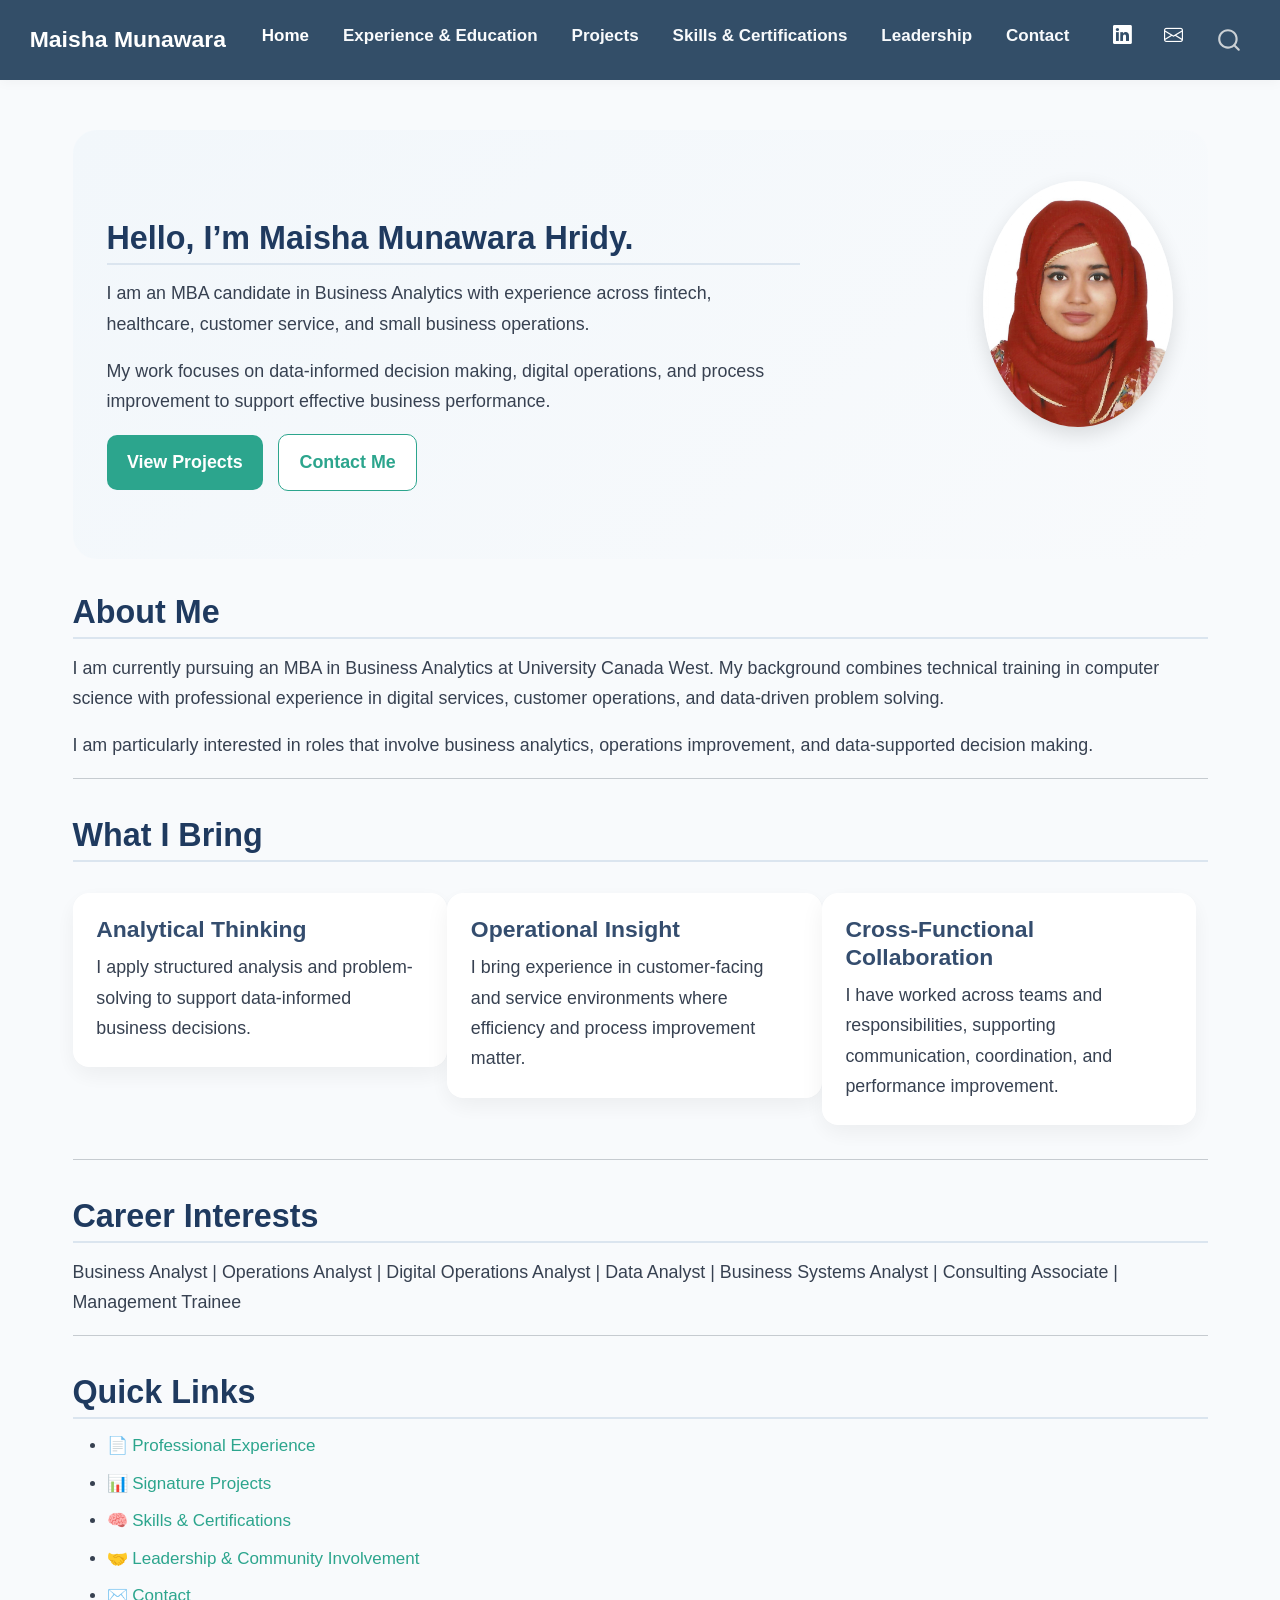
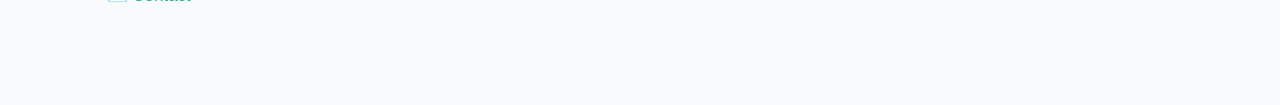
<file: docs/index.html>
<!DOCTYPE html>
<html xmlns="http://www.w3.org/1999/xhtml" lang="en" xml:lang="en"><head>

<meta charset="utf-8">
<meta name="generator" content="quarto-1.8.26">

<meta name="viewport" content="width=device-width, initial-scale=1.0, user-scalable=yes">


<title>Maisha Munawara</title>
<style>
code{white-space: pre-wrap;}
span.smallcaps{font-variant: small-caps;}
div.columns{display: flex; gap: min(4vw, 1.5em);}
div.column{flex: auto; overflow-x: auto;}
div.hanging-indent{margin-left: 1.5em; text-indent: -1.5em;}
ul.task-list{list-style: none;}
ul.task-list li input[type="checkbox"] {
  width: 0.8em;
  margin: 0 0.8em 0.2em -1em; /* quarto-specific, see https://github.com/quarto-dev/quarto-cli/issues/4556 */ 
  vertical-align: middle;
}
</style>


<script src="site_libs/quarto-nav/quarto-nav.js"></script>
<script src="site_libs/quarto-nav/headroom.min.js"></script>
<script src="site_libs/clipboard/clipboard.min.js"></script>
<script src="site_libs/quarto-search/autocomplete.umd.js"></script>
<script src="site_libs/quarto-search/fuse.min.js"></script>
<script src="site_libs/quarto-search/quarto-search.js"></script>
<meta name="quarto:offset" content="./">
<script src="site_libs/quarto-html/quarto.js" type="module"></script>
<script src="site_libs/quarto-html/tabsets/tabsets.js" type="module"></script>
<script src="site_libs/quarto-html/axe/axe-check.js" type="module"></script>
<script src="site_libs/quarto-html/popper.min.js"></script>
<script src="site_libs/quarto-html/tippy.umd.min.js"></script>
<script src="site_libs/quarto-html/anchor.min.js"></script>
<link href="site_libs/quarto-html/tippy.css" rel="stylesheet">
<link href="site_libs/quarto-html/quarto-syntax-highlighting-587c61ba64f3a5504c4d52d930310e48.css" rel="stylesheet" id="quarto-text-highlighting-styles">
<script src="site_libs/bootstrap/bootstrap.min.js"></script>
<link href="site_libs/bootstrap/bootstrap-icons.css" rel="stylesheet">
<link href="site_libs/bootstrap/bootstrap-ffa9a6279353761231ec249df0a7fdd3.min.css" rel="stylesheet" append-hash="true" id="quarto-bootstrap" data-mode="light">
<script id="quarto-search-options" type="application/json">{
  "location": "navbar",
  "copy-button": false,
  "collapse-after": 3,
  "panel-placement": "end",
  "type": "overlay",
  "limit": 50,
  "keyboard-shortcut": [
    "f",
    "/",
    "s"
  ],
  "show-item-context": false,
  "language": {
    "search-no-results-text": "No results",
    "search-matching-documents-text": "matching documents",
    "search-copy-link-title": "Copy link to search",
    "search-hide-matches-text": "Hide additional matches",
    "search-more-match-text": "more match in this document",
    "search-more-matches-text": "more matches in this document",
    "search-clear-button-title": "Clear",
    "search-text-placeholder": "",
    "search-detached-cancel-button-title": "Cancel",
    "search-submit-button-title": "Submit",
    "search-label": "Search"
  }
}</script>


<link rel="stylesheet" href="styles.css">
</head>

<body class="nav-fixed quarto-light">

<div id="quarto-search-results"></div>
  <header id="quarto-header" class="headroom fixed-top">
    <nav class="navbar navbar-expand-lg " data-bs-theme="dark">
      <div class="navbar-container container-fluid">
      <div class="navbar-brand-container mx-auto">
    <a class="navbar-brand" href="./index.html">
    <span class="navbar-title">Maisha Munawara</span>
    </a>
  </div>
            <div id="quarto-search" class="" title="Search"></div>
          <button class="navbar-toggler" type="button" data-bs-toggle="collapse" data-bs-target="#navbarCollapse" aria-controls="navbarCollapse" role="menu" aria-expanded="false" aria-label="Toggle navigation" onclick="if (window.quartoToggleHeadroom) { window.quartoToggleHeadroom(); }">
  <span class="navbar-toggler-icon"></span>
</button>
          <div class="collapse navbar-collapse" id="navbarCollapse">
            <ul class="navbar-nav navbar-nav-scroll me-auto">
  <li class="nav-item">
    <a class="nav-link active" href="./index.html" aria-current="page"> 
<span class="menu-text">Home</span></a>
  </li>  
  <li class="nav-item">
    <a class="nav-link" href="./resume.html"> 
<span class="menu-text">Experience &amp; Education</span></a>
  </li>  
  <li class="nav-item">
    <a class="nav-link" href="./projects.html"> 
<span class="menu-text">Projects</span></a>
  </li>  
  <li class="nav-item">
    <a class="nav-link" href="./skills.html"> 
<span class="menu-text">Skills &amp; Certifications</span></a>
  </li>  
  <li class="nav-item">
    <a class="nav-link" href="./leadership.html"> 
<span class="menu-text">Leadership</span></a>
  </li>  
  <li class="nav-item">
    <a class="nav-link" href="./contact.html"> 
<span class="menu-text">Contact</span></a>
  </li>  
</ul>
            <ul class="navbar-nav navbar-nav-scroll ms-auto">
  <li class="nav-item compact">
    <a class="nav-link" href="https://www.linkedin.com/in/maisha-munawara-597517b1"> <i class="bi bi-linkedin" role="img">
</i> 
<span class="menu-text"></span></a>
  </li>  
  <li class="nav-item compact">
    <a class="nav-link" href="mailto:maishamunawarahridy@gmail.com"> <i class="bi bi-envelope" role="img">
</i> 
<span class="menu-text"></span></a>
  </li>  
</ul>
          </div> <!-- /navcollapse -->
            <div class="quarto-navbar-tools">
</div>
      </div> <!-- /container-fluid -->
    </nav>
</header>
<!-- content -->
<div id="quarto-content" class="quarto-container page-columns page-rows-contents page-layout-full page-navbar">
<!-- sidebar -->
<!-- margin-sidebar -->
    
<!-- main -->
<main class="content column-page" id="quarto-document-content"><header id="title-block-header" class="quarto-title-block"></header>




<div class="hero-box">
<div class="columns">
<div class="column" style="width:65%;">
<section id="hello-im-maisha-munawara-hridy." class="level2">
<h2 class="anchored" data-anchor-id="hello-im-maisha-munawara-hridy.">Hello, I’m Maisha Munawara Hridy.</h2>
<p>I am an MBA candidate in Business Analytics with experience across fintech, healthcare, customer service, and small business operations.</p>
<p>My work focuses on data-informed decision making, digital operations, and process improvement to support effective business performance.</p>
<p><a href="./projects.html" class="btn-primary">View Projects</a> <a href="./contact.html" class="btn-secondary">Contact Me</a></p>
</section>
</div><div class="column" style="width:35%;">
<div style="text-align: right;">
<p><img src="headshot.jpg" class="profile-photo img-fluid"></p>
</div>
</div>
</div>
</div>
<section id="about-me" class="level2">
<h2 class="anchored" data-anchor-id="about-me">About Me</h2>
<p>I am currently pursuing an MBA in Business Analytics at University Canada West. My background combines technical training in computer science with professional experience in digital services, customer operations, and data-driven problem solving.</p>
<p>I am particularly interested in roles that involve business analytics, operations improvement, and data-supported decision making.</p>
<hr>
</section>
<section id="what-i-bring" class="level2">
<h2 class="anchored" data-anchor-id="what-i-bring">What I Bring</h2>
<div class="columns">
<div class="column" style="width:33%;">
<section id="analytical-thinking" class="level3 card-box">
<h3 class="anchored" data-anchor-id="analytical-thinking">Analytical Thinking</h3>
<p>I apply structured analysis and problem-solving to support data-informed business decisions.</p>
</section>
</div><div class="column" style="width:33%;">
<section id="operational-insight" class="level3 card-box">
<h3 class="anchored" data-anchor-id="operational-insight">Operational Insight</h3>
<p>I bring experience in customer-facing and service environments where efficiency and process improvement matter.</p>
</section>
</div><div class="column" style="width:33%;">
<section id="cross-functional-collaboration" class="level3 card-box">
<h3 class="anchored" data-anchor-id="cross-functional-collaboration">Cross-Functional Collaboration</h3>
<p>I have worked across teams and responsibilities, supporting communication, coordination, and performance improvement.</p>
</section>
</div>
</div>
<hr>
</section>
<section id="career-interests" class="level2">
<h2 class="anchored" data-anchor-id="career-interests">Career Interests</h2>
<p>Business Analyst | Operations Analyst | Digital Operations Analyst | Data Analyst | Business Systems Analyst | Consulting Associate | Management Trainee</p>
<hr>
</section>
<section id="quick-links" class="level2">
<h2 class="anchored" data-anchor-id="quick-links">Quick Links</h2>
<ul>
<li>📄 <a href="./resume.html">Professional Experience</a></li>
<li>📊 <a href="./projects.html">Signature Projects</a></li>
<li>🧠 <a href="./skills.html">Skills &amp; Certifications</a></li>
<li>🤝 <a href="./leadership.html">Leadership &amp; Community Involvement</a></li>
<li>✉️ <a href="./contact.html">Contact</a></li>
</ul>


</section>

</main> <!-- /main -->
<script id="quarto-html-after-body" type="application/javascript">
  window.document.addEventListener("DOMContentLoaded", function (event) {
    const icon = "";
    const anchorJS = new window.AnchorJS();
    anchorJS.options = {
      placement: 'right',
      icon: icon
    };
    anchorJS.add('.anchored');
    const isCodeAnnotation = (el) => {
      for (const clz of el.classList) {
        if (clz.startsWith('code-annotation-')) {                     
          return true;
        }
      }
      return false;
    }
    const onCopySuccess = function(e) {
      // button target
      const button = e.trigger;
      // don't keep focus
      button.blur();
      // flash "checked"
      button.classList.add('code-copy-button-checked');
      var currentTitle = button.getAttribute("title");
      button.setAttribute("title", "Copied!");
      let tooltip;
      if (window.bootstrap) {
        button.setAttribute("data-bs-toggle", "tooltip");
        button.setAttribute("data-bs-placement", "left");
        button.setAttribute("data-bs-title", "Copied!");
        tooltip = new bootstrap.Tooltip(button, 
          { trigger: "manual", 
            customClass: "code-copy-button-tooltip",
            offset: [0, -8]});
        tooltip.show();    
      }
      setTimeout(function() {
        if (tooltip) {
          tooltip.hide();
          button.removeAttribute("data-bs-title");
          button.removeAttribute("data-bs-toggle");
          button.removeAttribute("data-bs-placement");
        }
        button.setAttribute("title", currentTitle);
        button.classList.remove('code-copy-button-checked');
      }, 1000);
      // clear code selection
      e.clearSelection();
    }
    const getTextToCopy = function(trigger) {
      const outerScaffold = trigger.parentElement.cloneNode(true);
      const codeEl = outerScaffold.querySelector('code');
      for (const childEl of codeEl.children) {
        if (isCodeAnnotation(childEl)) {
          childEl.remove();
        }
      }
      return codeEl.innerText;
    }
    const clipboard = new window.ClipboardJS('.code-copy-button:not([data-in-quarto-modal])', {
      text: getTextToCopy
    });
    clipboard.on('success', onCopySuccess);
    if (window.document.getElementById('quarto-embedded-source-code-modal')) {
      const clipboardModal = new window.ClipboardJS('.code-copy-button[data-in-quarto-modal]', {
        text: getTextToCopy,
        container: window.document.getElementById('quarto-embedded-source-code-modal')
      });
      clipboardModal.on('success', onCopySuccess);
    }
      var localhostRegex = new RegExp(/^(?:http|https):\/\/localhost\:?[0-9]*\//);
      var mailtoRegex = new RegExp(/^mailto:/);
        var filterRegex = new RegExp('/' + window.location.host + '/');
      var isInternal = (href) => {
          return filterRegex.test(href) || localhostRegex.test(href) || mailtoRegex.test(href);
      }
      // Inspect non-navigation links and adorn them if external
     var links = window.document.querySelectorAll('a[href]:not(.nav-link):not(.navbar-brand):not(.toc-action):not(.sidebar-link):not(.sidebar-item-toggle):not(.pagination-link):not(.no-external):not([aria-hidden]):not(.dropdown-item):not(.quarto-navigation-tool):not(.about-link)');
      for (var i=0; i<links.length; i++) {
        const link = links[i];
        if (!isInternal(link.href)) {
          // undo the damage that might have been done by quarto-nav.js in the case of
          // links that we want to consider external
          if (link.dataset.originalHref !== undefined) {
            link.href = link.dataset.originalHref;
          }
        }
      }
    function tippyHover(el, contentFn, onTriggerFn, onUntriggerFn) {
      const config = {
        allowHTML: true,
        maxWidth: 500,
        delay: 100,
        arrow: false,
        appendTo: function(el) {
            return el.parentElement;
        },
        interactive: true,
        interactiveBorder: 10,
        theme: 'quarto',
        placement: 'bottom-start',
      };
      if (contentFn) {
        config.content = contentFn;
      }
      if (onTriggerFn) {
        config.onTrigger = onTriggerFn;
      }
      if (onUntriggerFn) {
        config.onUntrigger = onUntriggerFn;
      }
      window.tippy(el, config); 
    }
    const noterefs = window.document.querySelectorAll('a[role="doc-noteref"]');
    for (var i=0; i<noterefs.length; i++) {
      const ref = noterefs[i];
      tippyHover(ref, function() {
        // use id or data attribute instead here
        let href = ref.getAttribute('data-footnote-href') || ref.getAttribute('href');
        try { href = new URL(href).hash; } catch {}
        const id = href.replace(/^#\/?/, "");
        const note = window.document.getElementById(id);
        if (note) {
          return note.innerHTML;
        } else {
          return "";
        }
      });
    }
    const xrefs = window.document.querySelectorAll('a.quarto-xref');
    const processXRef = (id, note) => {
      // Strip column container classes
      const stripColumnClz = (el) => {
        el.classList.remove("page-full", "page-columns");
        if (el.children) {
          for (const child of el.children) {
            stripColumnClz(child);
          }
        }
      }
      stripColumnClz(note)
      if (id === null || id.startsWith('sec-')) {
        // Special case sections, only their first couple elements
        const container = document.createElement("div");
        if (note.children && note.children.length > 2) {
          container.appendChild(note.children[0].cloneNode(true));
          for (let i = 1; i < note.children.length; i++) {
            const child = note.children[i];
            if (child.tagName === "P" && child.innerText === "") {
              continue;
            } else {
              container.appendChild(child.cloneNode(true));
              break;
            }
          }
          if (window.Quarto?.typesetMath) {
            window.Quarto.typesetMath(container);
          }
          return container.innerHTML
        } else {
          if (window.Quarto?.typesetMath) {
            window.Quarto.typesetMath(note);
          }
          return note.innerHTML;
        }
      } else {
        // Remove any anchor links if they are present
        const anchorLink = note.querySelector('a.anchorjs-link');
        if (anchorLink) {
          anchorLink.remove();
        }
        if (window.Quarto?.typesetMath) {
          window.Quarto.typesetMath(note);
        }
        if (note.classList.contains("callout")) {
          return note.outerHTML;
        } else {
          return note.innerHTML;
        }
      }
    }
    for (var i=0; i<xrefs.length; i++) {
      const xref = xrefs[i];
      tippyHover(xref, undefined, function(instance) {
        instance.disable();
        let url = xref.getAttribute('href');
        let hash = undefined; 
        if (url.startsWith('#')) {
          hash = url;
        } else {
          try { hash = new URL(url).hash; } catch {}
        }
        if (hash) {
          const id = hash.replace(/^#\/?/, "");
          const note = window.document.getElementById(id);
          if (note !== null) {
            try {
              const html = processXRef(id, note.cloneNode(true));
              instance.setContent(html);
            } finally {
              instance.enable();
              instance.show();
            }
          } else {
            // See if we can fetch this
            fetch(url.split('#')[0])
            .then(res => res.text())
            .then(html => {
              const parser = new DOMParser();
              const htmlDoc = parser.parseFromString(html, "text/html");
              const note = htmlDoc.getElementById(id);
              if (note !== null) {
                const html = processXRef(id, note);
                instance.setContent(html);
              } 
            }).finally(() => {
              instance.enable();
              instance.show();
            });
          }
        } else {
          // See if we can fetch a full url (with no hash to target)
          // This is a special case and we should probably do some content thinning / targeting
          fetch(url)
          .then(res => res.text())
          .then(html => {
            const parser = new DOMParser();
            const htmlDoc = parser.parseFromString(html, "text/html");
            const note = htmlDoc.querySelector('main.content');
            if (note !== null) {
              // This should only happen for chapter cross references
              // (since there is no id in the URL)
              // remove the first header
              if (note.children.length > 0 && note.children[0].tagName === "HEADER") {
                note.children[0].remove();
              }
              const html = processXRef(null, note);
              instance.setContent(html);
            } 
          }).finally(() => {
            instance.enable();
            instance.show();
          });
        }
      }, function(instance) {
      });
    }
        let selectedAnnoteEl;
        const selectorForAnnotation = ( cell, annotation) => {
          let cellAttr = 'data-code-cell="' + cell + '"';
          let lineAttr = 'data-code-annotation="' +  annotation + '"';
          const selector = 'span[' + cellAttr + '][' + lineAttr + ']';
          return selector;
        }
        const selectCodeLines = (annoteEl) => {
          const doc = window.document;
          const targetCell = annoteEl.getAttribute("data-target-cell");
          const targetAnnotation = annoteEl.getAttribute("data-target-annotation");
          const annoteSpan = window.document.querySelector(selectorForAnnotation(targetCell, targetAnnotation));
          const lines = annoteSpan.getAttribute("data-code-lines").split(",");
          const lineIds = lines.map((line) => {
            return targetCell + "-" + line;
          })
          let top = null;
          let height = null;
          let parent = null;
          if (lineIds.length > 0) {
              //compute the position of the single el (top and bottom and make a div)
              const el = window.document.getElementById(lineIds[0]);
              top = el.offsetTop;
              height = el.offsetHeight;
              parent = el.parentElement.parentElement;
            if (lineIds.length > 1) {
              const lastEl = window.document.getElementById(lineIds[lineIds.length - 1]);
              const bottom = lastEl.offsetTop + lastEl.offsetHeight;
              height = bottom - top;
            }
            if (top !== null && height !== null && parent !== null) {
              // cook up a div (if necessary) and position it 
              let div = window.document.getElementById("code-annotation-line-highlight");
              if (div === null) {
                div = window.document.createElement("div");
                div.setAttribute("id", "code-annotation-line-highlight");
                div.style.position = 'absolute';
                parent.appendChild(div);
              }
              div.style.top = top - 2 + "px";
              div.style.height = height + 4 + "px";
              div.style.left = 0;
              let gutterDiv = window.document.getElementById("code-annotation-line-highlight-gutter");
              if (gutterDiv === null) {
                gutterDiv = window.document.createElement("div");
                gutterDiv.setAttribute("id", "code-annotation-line-highlight-gutter");
                gutterDiv.style.position = 'absolute';
                const codeCell = window.document.getElementById(targetCell);
                const gutter = codeCell.querySelector('.code-annotation-gutter');
                gutter.appendChild(gutterDiv);
              }
              gutterDiv.style.top = top - 2 + "px";
              gutterDiv.style.height = height + 4 + "px";
            }
            selectedAnnoteEl = annoteEl;
          }
        };
        const unselectCodeLines = () => {
          const elementsIds = ["code-annotation-line-highlight", "code-annotation-line-highlight-gutter"];
          elementsIds.forEach((elId) => {
            const div = window.document.getElementById(elId);
            if (div) {
              div.remove();
            }
          });
          selectedAnnoteEl = undefined;
        };
          // Handle positioning of the toggle
      window.addEventListener(
        "resize",
        throttle(() => {
          elRect = undefined;
          if (selectedAnnoteEl) {
            selectCodeLines(selectedAnnoteEl);
          }
        }, 10)
      );
      function throttle(fn, ms) {
      let throttle = false;
      let timer;
        return (...args) => {
          if(!throttle) { // first call gets through
              fn.apply(this, args);
              throttle = true;
          } else { // all the others get throttled
              if(timer) clearTimeout(timer); // cancel #2
              timer = setTimeout(() => {
                fn.apply(this, args);
                timer = throttle = false;
              }, ms);
          }
        };
      }
        // Attach click handler to the DT
        const annoteDls = window.document.querySelectorAll('dt[data-target-cell]');
        for (const annoteDlNode of annoteDls) {
          annoteDlNode.addEventListener('click', (event) => {
            const clickedEl = event.target;
            if (clickedEl !== selectedAnnoteEl) {
              unselectCodeLines();
              const activeEl = window.document.querySelector('dt[data-target-cell].code-annotation-active');
              if (activeEl) {
                activeEl.classList.remove('code-annotation-active');
              }
              selectCodeLines(clickedEl);
              clickedEl.classList.add('code-annotation-active');
            } else {
              // Unselect the line
              unselectCodeLines();
              clickedEl.classList.remove('code-annotation-active');
            }
          });
        }
    const findCites = (el) => {
      const parentEl = el.parentElement;
      if (parentEl) {
        const cites = parentEl.dataset.cites;
        if (cites) {
          return {
            el,
            cites: cites.split(' ')
          };
        } else {
          return findCites(el.parentElement)
        }
      } else {
        return undefined;
      }
    };
    var bibliorefs = window.document.querySelectorAll('a[role="doc-biblioref"]');
    for (var i=0; i<bibliorefs.length; i++) {
      const ref = bibliorefs[i];
      const citeInfo = findCites(ref);
      if (citeInfo) {
        tippyHover(citeInfo.el, function() {
          var popup = window.document.createElement('div');
          citeInfo.cites.forEach(function(cite) {
            var citeDiv = window.document.createElement('div');
            citeDiv.classList.add('hanging-indent');
            citeDiv.classList.add('csl-entry');
            var biblioDiv = window.document.getElementById('ref-' + cite);
            if (biblioDiv) {
              citeDiv.innerHTML = biblioDiv.innerHTML;
            }
            popup.appendChild(citeDiv);
          });
          return popup.innerHTML;
        });
      }
    }
  });
  </script>
</div> <!-- /content -->




</body></html>
</file>
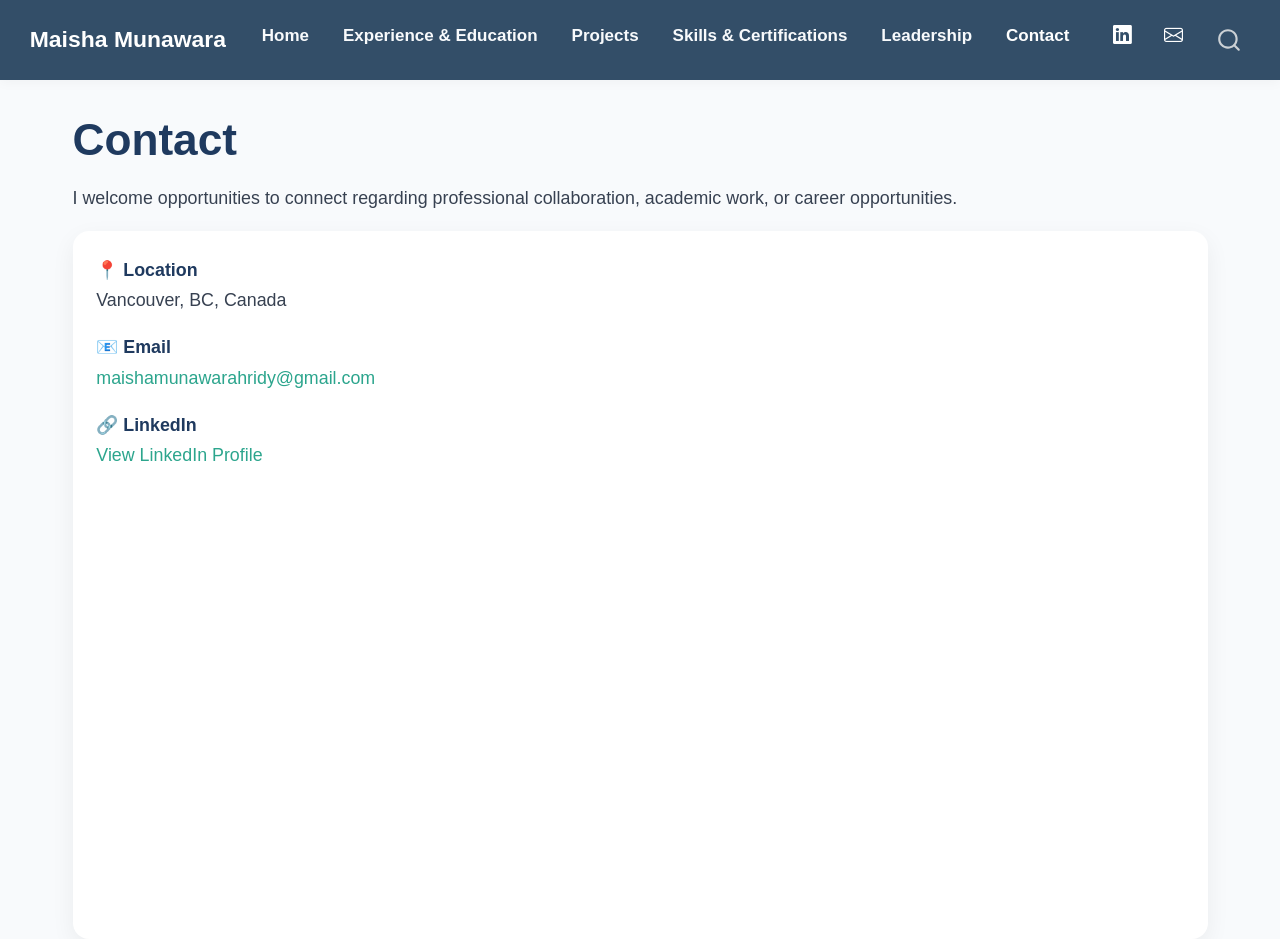
<file: docs/contact.html>
<!DOCTYPE html>
<html xmlns="http://www.w3.org/1999/xhtml" lang="en" xml:lang="en"><head>

<meta charset="utf-8">
<meta name="generator" content="quarto-1.8.26">

<meta name="viewport" content="width=device-width, initial-scale=1.0, user-scalable=yes">


<title>Contact – Maisha Munawara</title>
<style>
code{white-space: pre-wrap;}
span.smallcaps{font-variant: small-caps;}
div.columns{display: flex; gap: min(4vw, 1.5em);}
div.column{flex: auto; overflow-x: auto;}
div.hanging-indent{margin-left: 1.5em; text-indent: -1.5em;}
ul.task-list{list-style: none;}
ul.task-list li input[type="checkbox"] {
  width: 0.8em;
  margin: 0 0.8em 0.2em -1em; /* quarto-specific, see https://github.com/quarto-dev/quarto-cli/issues/4556 */ 
  vertical-align: middle;
}
</style>


<script src="site_libs/quarto-nav/quarto-nav.js"></script>
<script src="site_libs/quarto-nav/headroom.min.js"></script>
<script src="site_libs/clipboard/clipboard.min.js"></script>
<script src="site_libs/quarto-search/autocomplete.umd.js"></script>
<script src="site_libs/quarto-search/fuse.min.js"></script>
<script src="site_libs/quarto-search/quarto-search.js"></script>
<meta name="quarto:offset" content="./">
<script src="site_libs/quarto-html/quarto.js" type="module"></script>
<script src="site_libs/quarto-html/tabsets/tabsets.js" type="module"></script>
<script src="site_libs/quarto-html/axe/axe-check.js" type="module"></script>
<script src="site_libs/quarto-html/popper.min.js"></script>
<script src="site_libs/quarto-html/tippy.umd.min.js"></script>
<script src="site_libs/quarto-html/anchor.min.js"></script>
<link href="site_libs/quarto-html/tippy.css" rel="stylesheet">
<link href="site_libs/quarto-html/quarto-syntax-highlighting-587c61ba64f3a5504c4d52d930310e48.css" rel="stylesheet" id="quarto-text-highlighting-styles">
<script src="site_libs/bootstrap/bootstrap.min.js"></script>
<link href="site_libs/bootstrap/bootstrap-icons.css" rel="stylesheet">
<link href="site_libs/bootstrap/bootstrap-ffa9a6279353761231ec249df0a7fdd3.min.css" rel="stylesheet" append-hash="true" id="quarto-bootstrap" data-mode="light">
<script id="quarto-search-options" type="application/json">{
  "location": "navbar",
  "copy-button": false,
  "collapse-after": 3,
  "panel-placement": "end",
  "type": "overlay",
  "limit": 50,
  "keyboard-shortcut": [
    "f",
    "/",
    "s"
  ],
  "show-item-context": false,
  "language": {
    "search-no-results-text": "No results",
    "search-matching-documents-text": "matching documents",
    "search-copy-link-title": "Copy link to search",
    "search-hide-matches-text": "Hide additional matches",
    "search-more-match-text": "more match in this document",
    "search-more-matches-text": "more matches in this document",
    "search-clear-button-title": "Clear",
    "search-text-placeholder": "",
    "search-detached-cancel-button-title": "Cancel",
    "search-submit-button-title": "Submit",
    "search-label": "Search"
  }
}</script>


<link rel="stylesheet" href="styles.css">
</head>

<body class="nav-fixed quarto-light">

<div id="quarto-search-results"></div>
  <header id="quarto-header" class="headroom fixed-top">
    <nav class="navbar navbar-expand-lg " data-bs-theme="dark">
      <div class="navbar-container container-fluid">
      <div class="navbar-brand-container mx-auto">
    <a class="navbar-brand" href="./index.html">
    <span class="navbar-title">Maisha Munawara</span>
    </a>
  </div>
            <div id="quarto-search" class="" title="Search"></div>
          <button class="navbar-toggler" type="button" data-bs-toggle="collapse" data-bs-target="#navbarCollapse" aria-controls="navbarCollapse" role="menu" aria-expanded="false" aria-label="Toggle navigation" onclick="if (window.quartoToggleHeadroom) { window.quartoToggleHeadroom(); }">
  <span class="navbar-toggler-icon"></span>
</button>
          <div class="collapse navbar-collapse" id="navbarCollapse">
            <ul class="navbar-nav navbar-nav-scroll me-auto">
  <li class="nav-item">
    <a class="nav-link" href="./index.html"> 
<span class="menu-text">Home</span></a>
  </li>  
  <li class="nav-item">
    <a class="nav-link" href="./resume.html"> 
<span class="menu-text">Experience &amp; Education</span></a>
  </li>  
  <li class="nav-item">
    <a class="nav-link" href="./projects.html"> 
<span class="menu-text">Projects</span></a>
  </li>  
  <li class="nav-item">
    <a class="nav-link" href="./skills.html"> 
<span class="menu-text">Skills &amp; Certifications</span></a>
  </li>  
  <li class="nav-item">
    <a class="nav-link" href="./leadership.html"> 
<span class="menu-text">Leadership</span></a>
  </li>  
  <li class="nav-item">
    <a class="nav-link active" href="./contact.html" aria-current="page"> 
<span class="menu-text">Contact</span></a>
  </li>  
</ul>
            <ul class="navbar-nav navbar-nav-scroll ms-auto">
  <li class="nav-item compact">
    <a class="nav-link" href="https://www.linkedin.com/in/maisha-munawara-597517b1"> <i class="bi bi-linkedin" role="img">
</i> 
<span class="menu-text"></span></a>
  </li>  
  <li class="nav-item compact">
    <a class="nav-link" href="mailto:maishamunawarahridy@gmail.com"> <i class="bi bi-envelope" role="img">
</i> 
<span class="menu-text"></span></a>
  </li>  
</ul>
          </div> <!-- /navcollapse -->
            <div class="quarto-navbar-tools">
</div>
      </div> <!-- /container-fluid -->
    </nav>
</header>
<!-- content -->
<div id="quarto-content" class="quarto-container page-columns page-rows-contents page-layout-full page-navbar">
<!-- sidebar -->
<!-- margin-sidebar -->
    
<!-- main -->
<main class="content column-page" id="quarto-document-content">

<header id="title-block-header" class="quarto-title-block default">
<div class="quarto-title">
<h1 class="title">Contact</h1>
</div>



<div class="quarto-title-meta column-page">

    
  
    
  </div>
  


</header>


<p>I welcome opportunities to connect regarding professional collaboration, academic work, or career opportunities.</p>
<div class="card-box">
<p>📍 <strong>Location</strong><br>
Vancouver, BC, Canada</p>
<p>📧 <strong>Email</strong><br>
<a href="mailto:maishamunawarahridy@gmail.com">maishamunawarahridy@gmail.com</a></p>
<p>🔗 <strong>LinkedIn</strong><br>
<a href="https://www.linkedin.com/in/maisha-munawara-hridy">View LinkedIn Profile</a></p>
</div>



</main> <!-- /main -->
<script id="quarto-html-after-body" type="application/javascript">
  window.document.addEventListener("DOMContentLoaded", function (event) {
    const icon = "";
    const anchorJS = new window.AnchorJS();
    anchorJS.options = {
      placement: 'right',
      icon: icon
    };
    anchorJS.add('.anchored');
    const isCodeAnnotation = (el) => {
      for (const clz of el.classList) {
        if (clz.startsWith('code-annotation-')) {                     
          return true;
        }
      }
      return false;
    }
    const onCopySuccess = function(e) {
      // button target
      const button = e.trigger;
      // don't keep focus
      button.blur();
      // flash "checked"
      button.classList.add('code-copy-button-checked');
      var currentTitle = button.getAttribute("title");
      button.setAttribute("title", "Copied!");
      let tooltip;
      if (window.bootstrap) {
        button.setAttribute("data-bs-toggle", "tooltip");
        button.setAttribute("data-bs-placement", "left");
        button.setAttribute("data-bs-title", "Copied!");
        tooltip = new bootstrap.Tooltip(button, 
          { trigger: "manual", 
            customClass: "code-copy-button-tooltip",
            offset: [0, -8]});
        tooltip.show();    
      }
      setTimeout(function() {
        if (tooltip) {
          tooltip.hide();
          button.removeAttribute("data-bs-title");
          button.removeAttribute("data-bs-toggle");
          button.removeAttribute("data-bs-placement");
        }
        button.setAttribute("title", currentTitle);
        button.classList.remove('code-copy-button-checked');
      }, 1000);
      // clear code selection
      e.clearSelection();
    }
    const getTextToCopy = function(trigger) {
      const outerScaffold = trigger.parentElement.cloneNode(true);
      const codeEl = outerScaffold.querySelector('code');
      for (const childEl of codeEl.children) {
        if (isCodeAnnotation(childEl)) {
          childEl.remove();
        }
      }
      return codeEl.innerText;
    }
    const clipboard = new window.ClipboardJS('.code-copy-button:not([data-in-quarto-modal])', {
      text: getTextToCopy
    });
    clipboard.on('success', onCopySuccess);
    if (window.document.getElementById('quarto-embedded-source-code-modal')) {
      const clipboardModal = new window.ClipboardJS('.code-copy-button[data-in-quarto-modal]', {
        text: getTextToCopy,
        container: window.document.getElementById('quarto-embedded-source-code-modal')
      });
      clipboardModal.on('success', onCopySuccess);
    }
      var localhostRegex = new RegExp(/^(?:http|https):\/\/localhost\:?[0-9]*\//);
      var mailtoRegex = new RegExp(/^mailto:/);
        var filterRegex = new RegExp('/' + window.location.host + '/');
      var isInternal = (href) => {
          return filterRegex.test(href) || localhostRegex.test(href) || mailtoRegex.test(href);
      }
      // Inspect non-navigation links and adorn them if external
     var links = window.document.querySelectorAll('a[href]:not(.nav-link):not(.navbar-brand):not(.toc-action):not(.sidebar-link):not(.sidebar-item-toggle):not(.pagination-link):not(.no-external):not([aria-hidden]):not(.dropdown-item):not(.quarto-navigation-tool):not(.about-link)');
      for (var i=0; i<links.length; i++) {
        const link = links[i];
        if (!isInternal(link.href)) {
          // undo the damage that might have been done by quarto-nav.js in the case of
          // links that we want to consider external
          if (link.dataset.originalHref !== undefined) {
            link.href = link.dataset.originalHref;
          }
        }
      }
    function tippyHover(el, contentFn, onTriggerFn, onUntriggerFn) {
      const config = {
        allowHTML: true,
        maxWidth: 500,
        delay: 100,
        arrow: false,
        appendTo: function(el) {
            return el.parentElement;
        },
        interactive: true,
        interactiveBorder: 10,
        theme: 'quarto',
        placement: 'bottom-start',
      };
      if (contentFn) {
        config.content = contentFn;
      }
      if (onTriggerFn) {
        config.onTrigger = onTriggerFn;
      }
      if (onUntriggerFn) {
        config.onUntrigger = onUntriggerFn;
      }
      window.tippy(el, config); 
    }
    const noterefs = window.document.querySelectorAll('a[role="doc-noteref"]');
    for (var i=0; i<noterefs.length; i++) {
      const ref = noterefs[i];
      tippyHover(ref, function() {
        // use id or data attribute instead here
        let href = ref.getAttribute('data-footnote-href') || ref.getAttribute('href');
        try { href = new URL(href).hash; } catch {}
        const id = href.replace(/^#\/?/, "");
        const note = window.document.getElementById(id);
        if (note) {
          return note.innerHTML;
        } else {
          return "";
        }
      });
    }
    const xrefs = window.document.querySelectorAll('a.quarto-xref');
    const processXRef = (id, note) => {
      // Strip column container classes
      const stripColumnClz = (el) => {
        el.classList.remove("page-full", "page-columns");
        if (el.children) {
          for (const child of el.children) {
            stripColumnClz(child);
          }
        }
      }
      stripColumnClz(note)
      if (id === null || id.startsWith('sec-')) {
        // Special case sections, only their first couple elements
        const container = document.createElement("div");
        if (note.children && note.children.length > 2) {
          container.appendChild(note.children[0].cloneNode(true));
          for (let i = 1; i < note.children.length; i++) {
            const child = note.children[i];
            if (child.tagName === "P" && child.innerText === "") {
              continue;
            } else {
              container.appendChild(child.cloneNode(true));
              break;
            }
          }
          if (window.Quarto?.typesetMath) {
            window.Quarto.typesetMath(container);
          }
          return container.innerHTML
        } else {
          if (window.Quarto?.typesetMath) {
            window.Quarto.typesetMath(note);
          }
          return note.innerHTML;
        }
      } else {
        // Remove any anchor links if they are present
        const anchorLink = note.querySelector('a.anchorjs-link');
        if (anchorLink) {
          anchorLink.remove();
        }
        if (window.Quarto?.typesetMath) {
          window.Quarto.typesetMath(note);
        }
        if (note.classList.contains("callout")) {
          return note.outerHTML;
        } else {
          return note.innerHTML;
        }
      }
    }
    for (var i=0; i<xrefs.length; i++) {
      const xref = xrefs[i];
      tippyHover(xref, undefined, function(instance) {
        instance.disable();
        let url = xref.getAttribute('href');
        let hash = undefined; 
        if (url.startsWith('#')) {
          hash = url;
        } else {
          try { hash = new URL(url).hash; } catch {}
        }
        if (hash) {
          const id = hash.replace(/^#\/?/, "");
          const note = window.document.getElementById(id);
          if (note !== null) {
            try {
              const html = processXRef(id, note.cloneNode(true));
              instance.setContent(html);
            } finally {
              instance.enable();
              instance.show();
            }
          } else {
            // See if we can fetch this
            fetch(url.split('#')[0])
            .then(res => res.text())
            .then(html => {
              const parser = new DOMParser();
              const htmlDoc = parser.parseFromString(html, "text/html");
              const note = htmlDoc.getElementById(id);
              if (note !== null) {
                const html = processXRef(id, note);
                instance.setContent(html);
              } 
            }).finally(() => {
              instance.enable();
              instance.show();
            });
          }
        } else {
          // See if we can fetch a full url (with no hash to target)
          // This is a special case and we should probably do some content thinning / targeting
          fetch(url)
          .then(res => res.text())
          .then(html => {
            const parser = new DOMParser();
            const htmlDoc = parser.parseFromString(html, "text/html");
            const note = htmlDoc.querySelector('main.content');
            if (note !== null) {
              // This should only happen for chapter cross references
              // (since there is no id in the URL)
              // remove the first header
              if (note.children.length > 0 && note.children[0].tagName === "HEADER") {
                note.children[0].remove();
              }
              const html = processXRef(null, note);
              instance.setContent(html);
            } 
          }).finally(() => {
            instance.enable();
            instance.show();
          });
        }
      }, function(instance) {
      });
    }
        let selectedAnnoteEl;
        const selectorForAnnotation = ( cell, annotation) => {
          let cellAttr = 'data-code-cell="' + cell + '"';
          let lineAttr = 'data-code-annotation="' +  annotation + '"';
          const selector = 'span[' + cellAttr + '][' + lineAttr + ']';
          return selector;
        }
        const selectCodeLines = (annoteEl) => {
          const doc = window.document;
          const targetCell = annoteEl.getAttribute("data-target-cell");
          const targetAnnotation = annoteEl.getAttribute("data-target-annotation");
          const annoteSpan = window.document.querySelector(selectorForAnnotation(targetCell, targetAnnotation));
          const lines = annoteSpan.getAttribute("data-code-lines").split(",");
          const lineIds = lines.map((line) => {
            return targetCell + "-" + line;
          })
          let top = null;
          let height = null;
          let parent = null;
          if (lineIds.length > 0) {
              //compute the position of the single el (top and bottom and make a div)
              const el = window.document.getElementById(lineIds[0]);
              top = el.offsetTop;
              height = el.offsetHeight;
              parent = el.parentElement.parentElement;
            if (lineIds.length > 1) {
              const lastEl = window.document.getElementById(lineIds[lineIds.length - 1]);
              const bottom = lastEl.offsetTop + lastEl.offsetHeight;
              height = bottom - top;
            }
            if (top !== null && height !== null && parent !== null) {
              // cook up a div (if necessary) and position it 
              let div = window.document.getElementById("code-annotation-line-highlight");
              if (div === null) {
                div = window.document.createElement("div");
                div.setAttribute("id", "code-annotation-line-highlight");
                div.style.position = 'absolute';
                parent.appendChild(div);
              }
              div.style.top = top - 2 + "px";
              div.style.height = height + 4 + "px";
              div.style.left = 0;
              let gutterDiv = window.document.getElementById("code-annotation-line-highlight-gutter");
              if (gutterDiv === null) {
                gutterDiv = window.document.createElement("div");
                gutterDiv.setAttribute("id", "code-annotation-line-highlight-gutter");
                gutterDiv.style.position = 'absolute';
                const codeCell = window.document.getElementById(targetCell);
                const gutter = codeCell.querySelector('.code-annotation-gutter');
                gutter.appendChild(gutterDiv);
              }
              gutterDiv.style.top = top - 2 + "px";
              gutterDiv.style.height = height + 4 + "px";
            }
            selectedAnnoteEl = annoteEl;
          }
        };
        const unselectCodeLines = () => {
          const elementsIds = ["code-annotation-line-highlight", "code-annotation-line-highlight-gutter"];
          elementsIds.forEach((elId) => {
            const div = window.document.getElementById(elId);
            if (div) {
              div.remove();
            }
          });
          selectedAnnoteEl = undefined;
        };
          // Handle positioning of the toggle
      window.addEventListener(
        "resize",
        throttle(() => {
          elRect = undefined;
          if (selectedAnnoteEl) {
            selectCodeLines(selectedAnnoteEl);
          }
        }, 10)
      );
      function throttle(fn, ms) {
      let throttle = false;
      let timer;
        return (...args) => {
          if(!throttle) { // first call gets through
              fn.apply(this, args);
              throttle = true;
          } else { // all the others get throttled
              if(timer) clearTimeout(timer); // cancel #2
              timer = setTimeout(() => {
                fn.apply(this, args);
                timer = throttle = false;
              }, ms);
          }
        };
      }
        // Attach click handler to the DT
        const annoteDls = window.document.querySelectorAll('dt[data-target-cell]');
        for (const annoteDlNode of annoteDls) {
          annoteDlNode.addEventListener('click', (event) => {
            const clickedEl = event.target;
            if (clickedEl !== selectedAnnoteEl) {
              unselectCodeLines();
              const activeEl = window.document.querySelector('dt[data-target-cell].code-annotation-active');
              if (activeEl) {
                activeEl.classList.remove('code-annotation-active');
              }
              selectCodeLines(clickedEl);
              clickedEl.classList.add('code-annotation-active');
            } else {
              // Unselect the line
              unselectCodeLines();
              clickedEl.classList.remove('code-annotation-active');
            }
          });
        }
    const findCites = (el) => {
      const parentEl = el.parentElement;
      if (parentEl) {
        const cites = parentEl.dataset.cites;
        if (cites) {
          return {
            el,
            cites: cites.split(' ')
          };
        } else {
          return findCites(el.parentElement)
        }
      } else {
        return undefined;
      }
    };
    var bibliorefs = window.document.querySelectorAll('a[role="doc-biblioref"]');
    for (var i=0; i<bibliorefs.length; i++) {
      const ref = bibliorefs[i];
      const citeInfo = findCites(ref);
      if (citeInfo) {
        tippyHover(citeInfo.el, function() {
          var popup = window.document.createElement('div');
          citeInfo.cites.forEach(function(cite) {
            var citeDiv = window.document.createElement('div');
            citeDiv.classList.add('hanging-indent');
            citeDiv.classList.add('csl-entry');
            var biblioDiv = window.document.getElementById('ref-' + cite);
            if (biblioDiv) {
              citeDiv.innerHTML = biblioDiv.innerHTML;
            }
            popup.appendChild(citeDiv);
          });
          return popup.innerHTML;
        });
      }
    }
  });
  </script>
</div> <!-- /content -->




</body></html>
</file>
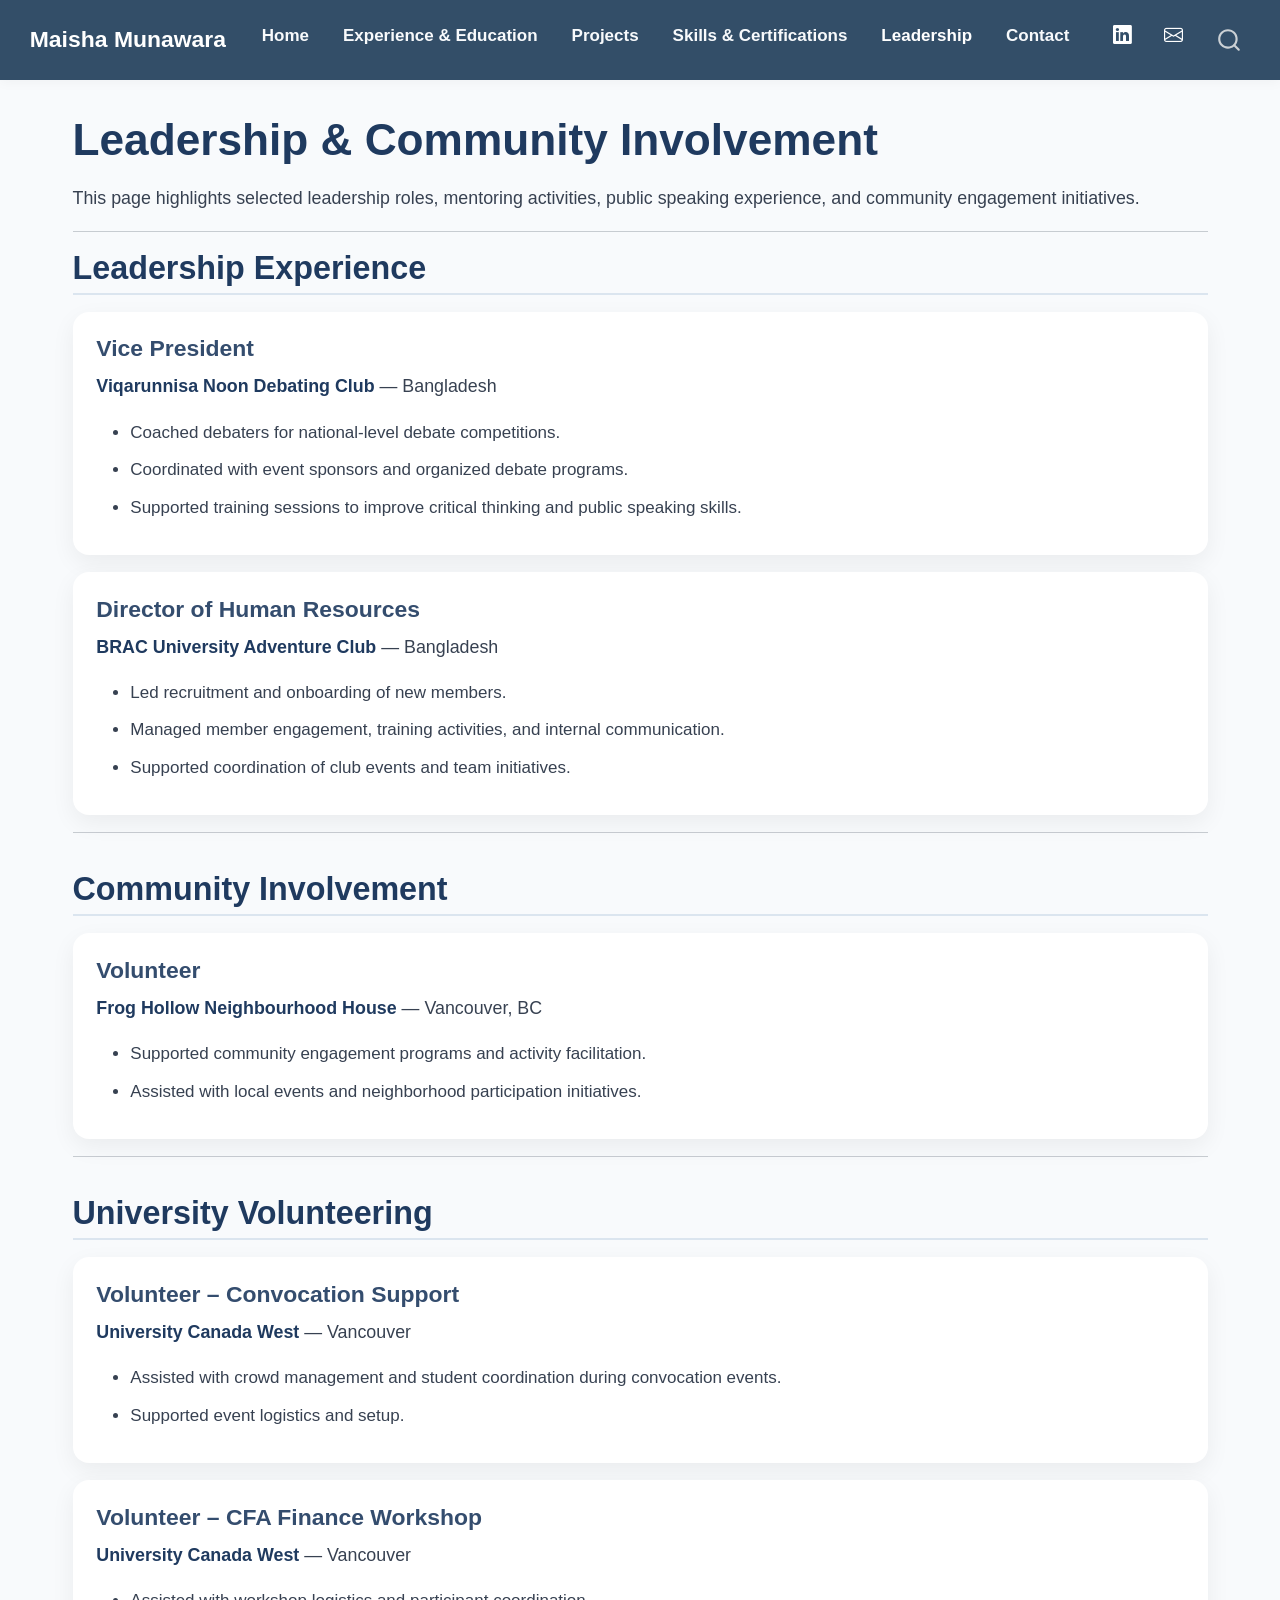
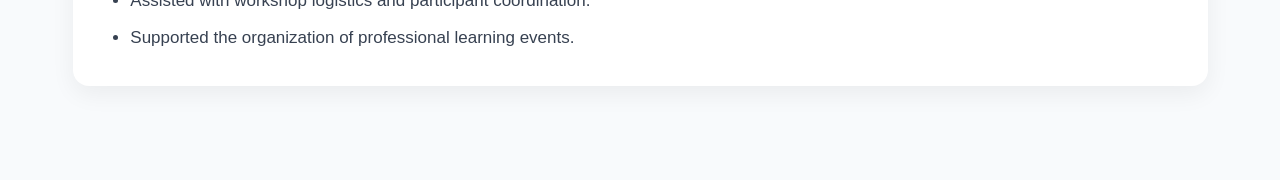
<file: docs/leadership.html>
<!DOCTYPE html>
<html xmlns="http://www.w3.org/1999/xhtml" lang="en" xml:lang="en"><head>

<meta charset="utf-8">
<meta name="generator" content="quarto-1.8.26">

<meta name="viewport" content="width=device-width, initial-scale=1.0, user-scalable=yes">


<title>Leadership &amp; Community Involvement – Maisha Munawara</title>
<style>
code{white-space: pre-wrap;}
span.smallcaps{font-variant: small-caps;}
div.columns{display: flex; gap: min(4vw, 1.5em);}
div.column{flex: auto; overflow-x: auto;}
div.hanging-indent{margin-left: 1.5em; text-indent: -1.5em;}
ul.task-list{list-style: none;}
ul.task-list li input[type="checkbox"] {
  width: 0.8em;
  margin: 0 0.8em 0.2em -1em; /* quarto-specific, see https://github.com/quarto-dev/quarto-cli/issues/4556 */ 
  vertical-align: middle;
}
</style>


<script src="site_libs/quarto-nav/quarto-nav.js"></script>
<script src="site_libs/quarto-nav/headroom.min.js"></script>
<script src="site_libs/clipboard/clipboard.min.js"></script>
<script src="site_libs/quarto-search/autocomplete.umd.js"></script>
<script src="site_libs/quarto-search/fuse.min.js"></script>
<script src="site_libs/quarto-search/quarto-search.js"></script>
<meta name="quarto:offset" content="./">
<script src="site_libs/quarto-html/quarto.js" type="module"></script>
<script src="site_libs/quarto-html/tabsets/tabsets.js" type="module"></script>
<script src="site_libs/quarto-html/axe/axe-check.js" type="module"></script>
<script src="site_libs/quarto-html/popper.min.js"></script>
<script src="site_libs/quarto-html/tippy.umd.min.js"></script>
<script src="site_libs/quarto-html/anchor.min.js"></script>
<link href="site_libs/quarto-html/tippy.css" rel="stylesheet">
<link href="site_libs/quarto-html/quarto-syntax-highlighting-587c61ba64f3a5504c4d52d930310e48.css" rel="stylesheet" id="quarto-text-highlighting-styles">
<script src="site_libs/bootstrap/bootstrap.min.js"></script>
<link href="site_libs/bootstrap/bootstrap-icons.css" rel="stylesheet">
<link href="site_libs/bootstrap/bootstrap-ffa9a6279353761231ec249df0a7fdd3.min.css" rel="stylesheet" append-hash="true" id="quarto-bootstrap" data-mode="light">
<script id="quarto-search-options" type="application/json">{
  "location": "navbar",
  "copy-button": false,
  "collapse-after": 3,
  "panel-placement": "end",
  "type": "overlay",
  "limit": 50,
  "keyboard-shortcut": [
    "f",
    "/",
    "s"
  ],
  "show-item-context": false,
  "language": {
    "search-no-results-text": "No results",
    "search-matching-documents-text": "matching documents",
    "search-copy-link-title": "Copy link to search",
    "search-hide-matches-text": "Hide additional matches",
    "search-more-match-text": "more match in this document",
    "search-more-matches-text": "more matches in this document",
    "search-clear-button-title": "Clear",
    "search-text-placeholder": "",
    "search-detached-cancel-button-title": "Cancel",
    "search-submit-button-title": "Submit",
    "search-label": "Search"
  }
}</script>


<link rel="stylesheet" href="styles.css">
</head>

<body class="nav-fixed quarto-light">

<div id="quarto-search-results"></div>
  <header id="quarto-header" class="headroom fixed-top">
    <nav class="navbar navbar-expand-lg " data-bs-theme="dark">
      <div class="navbar-container container-fluid">
      <div class="navbar-brand-container mx-auto">
    <a class="navbar-brand" href="./index.html">
    <span class="navbar-title">Maisha Munawara</span>
    </a>
  </div>
            <div id="quarto-search" class="" title="Search"></div>
          <button class="navbar-toggler" type="button" data-bs-toggle="collapse" data-bs-target="#navbarCollapse" aria-controls="navbarCollapse" role="menu" aria-expanded="false" aria-label="Toggle navigation" onclick="if (window.quartoToggleHeadroom) { window.quartoToggleHeadroom(); }">
  <span class="navbar-toggler-icon"></span>
</button>
          <div class="collapse navbar-collapse" id="navbarCollapse">
            <ul class="navbar-nav navbar-nav-scroll me-auto">
  <li class="nav-item">
    <a class="nav-link" href="./index.html"> 
<span class="menu-text">Home</span></a>
  </li>  
  <li class="nav-item">
    <a class="nav-link" href="./resume.html"> 
<span class="menu-text">Experience &amp; Education</span></a>
  </li>  
  <li class="nav-item">
    <a class="nav-link" href="./projects.html"> 
<span class="menu-text">Projects</span></a>
  </li>  
  <li class="nav-item">
    <a class="nav-link" href="./skills.html"> 
<span class="menu-text">Skills &amp; Certifications</span></a>
  </li>  
  <li class="nav-item">
    <a class="nav-link active" href="./leadership.html" aria-current="page"> 
<span class="menu-text">Leadership</span></a>
  </li>  
  <li class="nav-item">
    <a class="nav-link" href="./contact.html"> 
<span class="menu-text">Contact</span></a>
  </li>  
</ul>
            <ul class="navbar-nav navbar-nav-scroll ms-auto">
  <li class="nav-item compact">
    <a class="nav-link" href="https://www.linkedin.com/in/maisha-munawara-597517b1"> <i class="bi bi-linkedin" role="img">
</i> 
<span class="menu-text"></span></a>
  </li>  
  <li class="nav-item compact">
    <a class="nav-link" href="mailto:maishamunawarahridy@gmail.com"> <i class="bi bi-envelope" role="img">
</i> 
<span class="menu-text"></span></a>
  </li>  
</ul>
          </div> <!-- /navcollapse -->
            <div class="quarto-navbar-tools">
</div>
      </div> <!-- /container-fluid -->
    </nav>
</header>
<!-- content -->
<div id="quarto-content" class="quarto-container page-columns page-rows-contents page-layout-full page-navbar">
<!-- sidebar -->
<!-- margin-sidebar -->
    
<!-- main -->
<main class="content column-page" id="quarto-document-content">

<header id="title-block-header" class="quarto-title-block default">
<div class="quarto-title">
<h1 class="title">Leadership &amp; Community Involvement</h1>
</div>



<div class="quarto-title-meta column-page">

    
  
    
  </div>
  


</header>


<p>This page highlights selected leadership roles, mentoring activities, public speaking experience, and community engagement initiatives.</p>
<hr>
<section id="leadership-experience" class="level2">
<h2 class="anchored" data-anchor-id="leadership-experience">Leadership Experience</h2>
<section id="vice-president" class="level3 card-box">
<h3 class="anchored" data-anchor-id="vice-president">Vice President</h3>
<p><strong>Viqarunnisa Noon Debating Club</strong> — Bangladesh</p>
<ul>
<li>Coached debaters for national-level debate competitions.</li>
<li>Coordinated with event sponsors and organized debate programs.</li>
<li>Supported training sessions to improve critical thinking and public speaking skills.</li>
</ul>
</section>
<section id="director-of-human-resources" class="level3 card-box">
<h3 class="anchored" data-anchor-id="director-of-human-resources">Director of Human Resources</h3>
<p><strong>BRAC University Adventure Club</strong> — Bangladesh</p>
<ul>
<li>Led recruitment and onboarding of new members.</li>
<li>Managed member engagement, training activities, and internal communication.</li>
<li>Supported coordination of club events and team initiatives.</li>
</ul>
</section>
<hr>
</section>
<section id="community-involvement" class="level2">
<h2 class="anchored" data-anchor-id="community-involvement">Community Involvement</h2>
<section id="volunteer" class="level3 card-box">
<h3 class="anchored" data-anchor-id="volunteer">Volunteer</h3>
<p><strong>Frog Hollow Neighbourhood House</strong> — Vancouver, BC</p>
<ul>
<li>Supported community engagement programs and activity facilitation.</li>
<li>Assisted with local events and neighborhood participation initiatives.</li>
</ul>
</section>
<hr>
</section>
<section id="university-volunteering" class="level2">
<h2 class="anchored" data-anchor-id="university-volunteering">University Volunteering</h2>
<section id="volunteer-convocation-support" class="level3 card-box">
<h3 class="anchored" data-anchor-id="volunteer-convocation-support">Volunteer – Convocation Support</h3>
<p><strong>University Canada West</strong> — Vancouver</p>
<ul>
<li>Assisted with crowd management and student coordination during convocation events.</li>
<li>Supported event logistics and setup.</li>
</ul>
</section>
<section id="volunteer-cfa-finance-workshop" class="level3 card-box">
<h3 class="anchored" data-anchor-id="volunteer-cfa-finance-workshop">Volunteer – CFA Finance Workshop</h3>
<p><strong>University Canada West</strong> — Vancouver</p>
<ul>
<li>Assisted with workshop logistics and participant coordination.</li>
<li>Supported the organization of professional learning events.</li>
</ul>
</section>


</section>

</main> <!-- /main -->
<script id="quarto-html-after-body" type="application/javascript">
  window.document.addEventListener("DOMContentLoaded", function (event) {
    const icon = "";
    const anchorJS = new window.AnchorJS();
    anchorJS.options = {
      placement: 'right',
      icon: icon
    };
    anchorJS.add('.anchored');
    const isCodeAnnotation = (el) => {
      for (const clz of el.classList) {
        if (clz.startsWith('code-annotation-')) {                     
          return true;
        }
      }
      return false;
    }
    const onCopySuccess = function(e) {
      // button target
      const button = e.trigger;
      // don't keep focus
      button.blur();
      // flash "checked"
      button.classList.add('code-copy-button-checked');
      var currentTitle = button.getAttribute("title");
      button.setAttribute("title", "Copied!");
      let tooltip;
      if (window.bootstrap) {
        button.setAttribute("data-bs-toggle", "tooltip");
        button.setAttribute("data-bs-placement", "left");
        button.setAttribute("data-bs-title", "Copied!");
        tooltip = new bootstrap.Tooltip(button, 
          { trigger: "manual", 
            customClass: "code-copy-button-tooltip",
            offset: [0, -8]});
        tooltip.show();    
      }
      setTimeout(function() {
        if (tooltip) {
          tooltip.hide();
          button.removeAttribute("data-bs-title");
          button.removeAttribute("data-bs-toggle");
          button.removeAttribute("data-bs-placement");
        }
        button.setAttribute("title", currentTitle);
        button.classList.remove('code-copy-button-checked');
      }, 1000);
      // clear code selection
      e.clearSelection();
    }
    const getTextToCopy = function(trigger) {
      const outerScaffold = trigger.parentElement.cloneNode(true);
      const codeEl = outerScaffold.querySelector('code');
      for (const childEl of codeEl.children) {
        if (isCodeAnnotation(childEl)) {
          childEl.remove();
        }
      }
      return codeEl.innerText;
    }
    const clipboard = new window.ClipboardJS('.code-copy-button:not([data-in-quarto-modal])', {
      text: getTextToCopy
    });
    clipboard.on('success', onCopySuccess);
    if (window.document.getElementById('quarto-embedded-source-code-modal')) {
      const clipboardModal = new window.ClipboardJS('.code-copy-button[data-in-quarto-modal]', {
        text: getTextToCopy,
        container: window.document.getElementById('quarto-embedded-source-code-modal')
      });
      clipboardModal.on('success', onCopySuccess);
    }
      var localhostRegex = new RegExp(/^(?:http|https):\/\/localhost\:?[0-9]*\//);
      var mailtoRegex = new RegExp(/^mailto:/);
        var filterRegex = new RegExp('/' + window.location.host + '/');
      var isInternal = (href) => {
          return filterRegex.test(href) || localhostRegex.test(href) || mailtoRegex.test(href);
      }
      // Inspect non-navigation links and adorn them if external
     var links = window.document.querySelectorAll('a[href]:not(.nav-link):not(.navbar-brand):not(.toc-action):not(.sidebar-link):not(.sidebar-item-toggle):not(.pagination-link):not(.no-external):not([aria-hidden]):not(.dropdown-item):not(.quarto-navigation-tool):not(.about-link)');
      for (var i=0; i<links.length; i++) {
        const link = links[i];
        if (!isInternal(link.href)) {
          // undo the damage that might have been done by quarto-nav.js in the case of
          // links that we want to consider external
          if (link.dataset.originalHref !== undefined) {
            link.href = link.dataset.originalHref;
          }
        }
      }
    function tippyHover(el, contentFn, onTriggerFn, onUntriggerFn) {
      const config = {
        allowHTML: true,
        maxWidth: 500,
        delay: 100,
        arrow: false,
        appendTo: function(el) {
            return el.parentElement;
        },
        interactive: true,
        interactiveBorder: 10,
        theme: 'quarto',
        placement: 'bottom-start',
      };
      if (contentFn) {
        config.content = contentFn;
      }
      if (onTriggerFn) {
        config.onTrigger = onTriggerFn;
      }
      if (onUntriggerFn) {
        config.onUntrigger = onUntriggerFn;
      }
      window.tippy(el, config); 
    }
    const noterefs = window.document.querySelectorAll('a[role="doc-noteref"]');
    for (var i=0; i<noterefs.length; i++) {
      const ref = noterefs[i];
      tippyHover(ref, function() {
        // use id or data attribute instead here
        let href = ref.getAttribute('data-footnote-href') || ref.getAttribute('href');
        try { href = new URL(href).hash; } catch {}
        const id = href.replace(/^#\/?/, "");
        const note = window.document.getElementById(id);
        if (note) {
          return note.innerHTML;
        } else {
          return "";
        }
      });
    }
    const xrefs = window.document.querySelectorAll('a.quarto-xref');
    const processXRef = (id, note) => {
      // Strip column container classes
      const stripColumnClz = (el) => {
        el.classList.remove("page-full", "page-columns");
        if (el.children) {
          for (const child of el.children) {
            stripColumnClz(child);
          }
        }
      }
      stripColumnClz(note)
      if (id === null || id.startsWith('sec-')) {
        // Special case sections, only their first couple elements
        const container = document.createElement("div");
        if (note.children && note.children.length > 2) {
          container.appendChild(note.children[0].cloneNode(true));
          for (let i = 1; i < note.children.length; i++) {
            const child = note.children[i];
            if (child.tagName === "P" && child.innerText === "") {
              continue;
            } else {
              container.appendChild(child.cloneNode(true));
              break;
            }
          }
          if (window.Quarto?.typesetMath) {
            window.Quarto.typesetMath(container);
          }
          return container.innerHTML
        } else {
          if (window.Quarto?.typesetMath) {
            window.Quarto.typesetMath(note);
          }
          return note.innerHTML;
        }
      } else {
        // Remove any anchor links if they are present
        const anchorLink = note.querySelector('a.anchorjs-link');
        if (anchorLink) {
          anchorLink.remove();
        }
        if (window.Quarto?.typesetMath) {
          window.Quarto.typesetMath(note);
        }
        if (note.classList.contains("callout")) {
          return note.outerHTML;
        } else {
          return note.innerHTML;
        }
      }
    }
    for (var i=0; i<xrefs.length; i++) {
      const xref = xrefs[i];
      tippyHover(xref, undefined, function(instance) {
        instance.disable();
        let url = xref.getAttribute('href');
        let hash = undefined; 
        if (url.startsWith('#')) {
          hash = url;
        } else {
          try { hash = new URL(url).hash; } catch {}
        }
        if (hash) {
          const id = hash.replace(/^#\/?/, "");
          const note = window.document.getElementById(id);
          if (note !== null) {
            try {
              const html = processXRef(id, note.cloneNode(true));
              instance.setContent(html);
            } finally {
              instance.enable();
              instance.show();
            }
          } else {
            // See if we can fetch this
            fetch(url.split('#')[0])
            .then(res => res.text())
            .then(html => {
              const parser = new DOMParser();
              const htmlDoc = parser.parseFromString(html, "text/html");
              const note = htmlDoc.getElementById(id);
              if (note !== null) {
                const html = processXRef(id, note);
                instance.setContent(html);
              } 
            }).finally(() => {
              instance.enable();
              instance.show();
            });
          }
        } else {
          // See if we can fetch a full url (with no hash to target)
          // This is a special case and we should probably do some content thinning / targeting
          fetch(url)
          .then(res => res.text())
          .then(html => {
            const parser = new DOMParser();
            const htmlDoc = parser.parseFromString(html, "text/html");
            const note = htmlDoc.querySelector('main.content');
            if (note !== null) {
              // This should only happen for chapter cross references
              // (since there is no id in the URL)
              // remove the first header
              if (note.children.length > 0 && note.children[0].tagName === "HEADER") {
                note.children[0].remove();
              }
              const html = processXRef(null, note);
              instance.setContent(html);
            } 
          }).finally(() => {
            instance.enable();
            instance.show();
          });
        }
      }, function(instance) {
      });
    }
        let selectedAnnoteEl;
        const selectorForAnnotation = ( cell, annotation) => {
          let cellAttr = 'data-code-cell="' + cell + '"';
          let lineAttr = 'data-code-annotation="' +  annotation + '"';
          const selector = 'span[' + cellAttr + '][' + lineAttr + ']';
          return selector;
        }
        const selectCodeLines = (annoteEl) => {
          const doc = window.document;
          const targetCell = annoteEl.getAttribute("data-target-cell");
          const targetAnnotation = annoteEl.getAttribute("data-target-annotation");
          const annoteSpan = window.document.querySelector(selectorForAnnotation(targetCell, targetAnnotation));
          const lines = annoteSpan.getAttribute("data-code-lines").split(",");
          const lineIds = lines.map((line) => {
            return targetCell + "-" + line;
          })
          let top = null;
          let height = null;
          let parent = null;
          if (lineIds.length > 0) {
              //compute the position of the single el (top and bottom and make a div)
              const el = window.document.getElementById(lineIds[0]);
              top = el.offsetTop;
              height = el.offsetHeight;
              parent = el.parentElement.parentElement;
            if (lineIds.length > 1) {
              const lastEl = window.document.getElementById(lineIds[lineIds.length - 1]);
              const bottom = lastEl.offsetTop + lastEl.offsetHeight;
              height = bottom - top;
            }
            if (top !== null && height !== null && parent !== null) {
              // cook up a div (if necessary) and position it 
              let div = window.document.getElementById("code-annotation-line-highlight");
              if (div === null) {
                div = window.document.createElement("div");
                div.setAttribute("id", "code-annotation-line-highlight");
                div.style.position = 'absolute';
                parent.appendChild(div);
              }
              div.style.top = top - 2 + "px";
              div.style.height = height + 4 + "px";
              div.style.left = 0;
              let gutterDiv = window.document.getElementById("code-annotation-line-highlight-gutter");
              if (gutterDiv === null) {
                gutterDiv = window.document.createElement("div");
                gutterDiv.setAttribute("id", "code-annotation-line-highlight-gutter");
                gutterDiv.style.position = 'absolute';
                const codeCell = window.document.getElementById(targetCell);
                const gutter = codeCell.querySelector('.code-annotation-gutter');
                gutter.appendChild(gutterDiv);
              }
              gutterDiv.style.top = top - 2 + "px";
              gutterDiv.style.height = height + 4 + "px";
            }
            selectedAnnoteEl = annoteEl;
          }
        };
        const unselectCodeLines = () => {
          const elementsIds = ["code-annotation-line-highlight", "code-annotation-line-highlight-gutter"];
          elementsIds.forEach((elId) => {
            const div = window.document.getElementById(elId);
            if (div) {
              div.remove();
            }
          });
          selectedAnnoteEl = undefined;
        };
          // Handle positioning of the toggle
      window.addEventListener(
        "resize",
        throttle(() => {
          elRect = undefined;
          if (selectedAnnoteEl) {
            selectCodeLines(selectedAnnoteEl);
          }
        }, 10)
      );
      function throttle(fn, ms) {
      let throttle = false;
      let timer;
        return (...args) => {
          if(!throttle) { // first call gets through
              fn.apply(this, args);
              throttle = true;
          } else { // all the others get throttled
              if(timer) clearTimeout(timer); // cancel #2
              timer = setTimeout(() => {
                fn.apply(this, args);
                timer = throttle = false;
              }, ms);
          }
        };
      }
        // Attach click handler to the DT
        const annoteDls = window.document.querySelectorAll('dt[data-target-cell]');
        for (const annoteDlNode of annoteDls) {
          annoteDlNode.addEventListener('click', (event) => {
            const clickedEl = event.target;
            if (clickedEl !== selectedAnnoteEl) {
              unselectCodeLines();
              const activeEl = window.document.querySelector('dt[data-target-cell].code-annotation-active');
              if (activeEl) {
                activeEl.classList.remove('code-annotation-active');
              }
              selectCodeLines(clickedEl);
              clickedEl.classList.add('code-annotation-active');
            } else {
              // Unselect the line
              unselectCodeLines();
              clickedEl.classList.remove('code-annotation-active');
            }
          });
        }
    const findCites = (el) => {
      const parentEl = el.parentElement;
      if (parentEl) {
        const cites = parentEl.dataset.cites;
        if (cites) {
          return {
            el,
            cites: cites.split(' ')
          };
        } else {
          return findCites(el.parentElement)
        }
      } else {
        return undefined;
      }
    };
    var bibliorefs = window.document.querySelectorAll('a[role="doc-biblioref"]');
    for (var i=0; i<bibliorefs.length; i++) {
      const ref = bibliorefs[i];
      const citeInfo = findCites(ref);
      if (citeInfo) {
        tippyHover(citeInfo.el, function() {
          var popup = window.document.createElement('div');
          citeInfo.cites.forEach(function(cite) {
            var citeDiv = window.document.createElement('div');
            citeDiv.classList.add('hanging-indent');
            citeDiv.classList.add('csl-entry');
            var biblioDiv = window.document.getElementById('ref-' + cite);
            if (biblioDiv) {
              citeDiv.innerHTML = biblioDiv.innerHTML;
            }
            popup.appendChild(citeDiv);
          });
          return popup.innerHTML;
        });
      }
    }
  });
  </script>
</div> <!-- /content -->




</body></html>
</file>
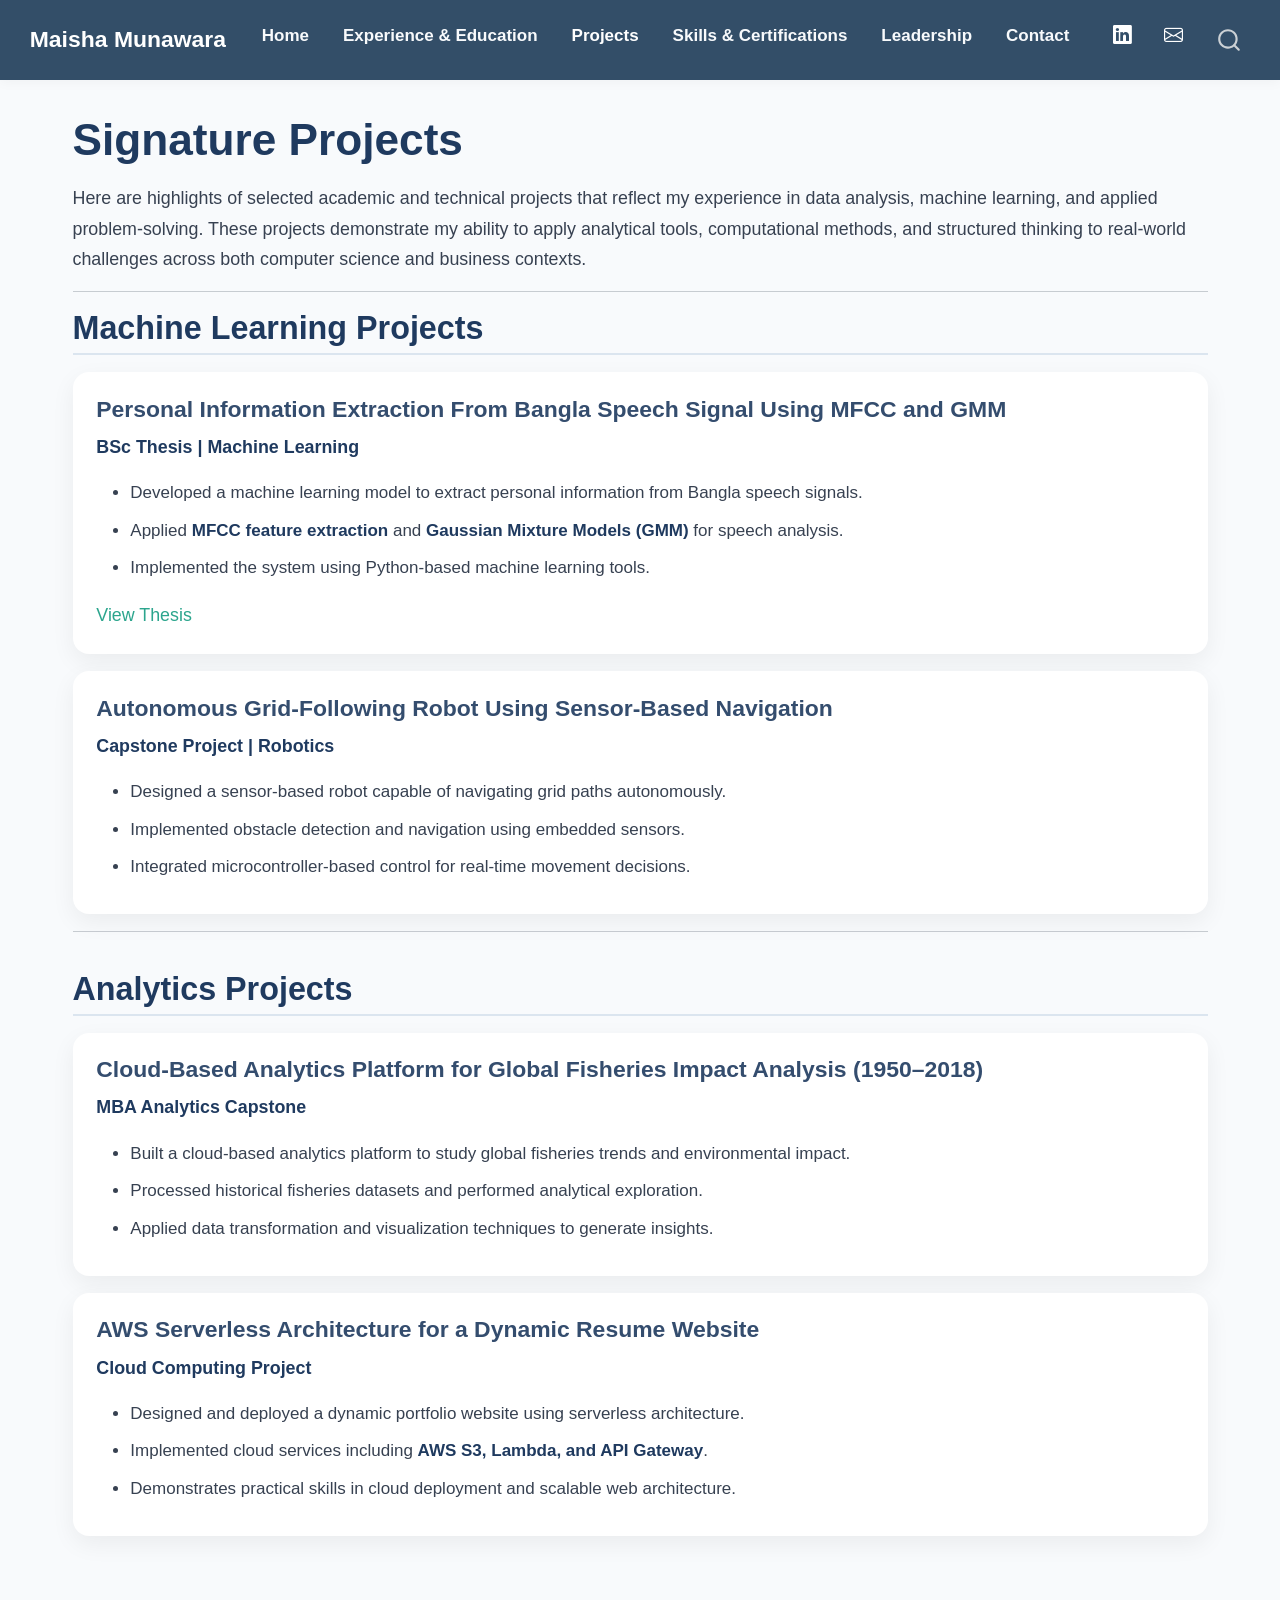
<file: docs/projects.html>
<!DOCTYPE html>
<html xmlns="http://www.w3.org/1999/xhtml" lang="en" xml:lang="en"><head>

<meta charset="utf-8">
<meta name="generator" content="quarto-1.8.26">

<meta name="viewport" content="width=device-width, initial-scale=1.0, user-scalable=yes">


<title>Signature Projects – Maisha Munawara</title>
<style>
code{white-space: pre-wrap;}
span.smallcaps{font-variant: small-caps;}
div.columns{display: flex; gap: min(4vw, 1.5em);}
div.column{flex: auto; overflow-x: auto;}
div.hanging-indent{margin-left: 1.5em; text-indent: -1.5em;}
ul.task-list{list-style: none;}
ul.task-list li input[type="checkbox"] {
  width: 0.8em;
  margin: 0 0.8em 0.2em -1em; /* quarto-specific, see https://github.com/quarto-dev/quarto-cli/issues/4556 */ 
  vertical-align: middle;
}
</style>


<script src="site_libs/quarto-nav/quarto-nav.js"></script>
<script src="site_libs/quarto-nav/headroom.min.js"></script>
<script src="site_libs/clipboard/clipboard.min.js"></script>
<script src="site_libs/quarto-search/autocomplete.umd.js"></script>
<script src="site_libs/quarto-search/fuse.min.js"></script>
<script src="site_libs/quarto-search/quarto-search.js"></script>
<meta name="quarto:offset" content="./">
<script src="site_libs/quarto-html/quarto.js" type="module"></script>
<script src="site_libs/quarto-html/tabsets/tabsets.js" type="module"></script>
<script src="site_libs/quarto-html/axe/axe-check.js" type="module"></script>
<script src="site_libs/quarto-html/popper.min.js"></script>
<script src="site_libs/quarto-html/tippy.umd.min.js"></script>
<script src="site_libs/quarto-html/anchor.min.js"></script>
<link href="site_libs/quarto-html/tippy.css" rel="stylesheet">
<link href="site_libs/quarto-html/quarto-syntax-highlighting-587c61ba64f3a5504c4d52d930310e48.css" rel="stylesheet" id="quarto-text-highlighting-styles">
<script src="site_libs/bootstrap/bootstrap.min.js"></script>
<link href="site_libs/bootstrap/bootstrap-icons.css" rel="stylesheet">
<link href="site_libs/bootstrap/bootstrap-ffa9a6279353761231ec249df0a7fdd3.min.css" rel="stylesheet" append-hash="true" id="quarto-bootstrap" data-mode="light">
<script id="quarto-search-options" type="application/json">{
  "location": "navbar",
  "copy-button": false,
  "collapse-after": 3,
  "panel-placement": "end",
  "type": "overlay",
  "limit": 50,
  "keyboard-shortcut": [
    "f",
    "/",
    "s"
  ],
  "show-item-context": false,
  "language": {
    "search-no-results-text": "No results",
    "search-matching-documents-text": "matching documents",
    "search-copy-link-title": "Copy link to search",
    "search-hide-matches-text": "Hide additional matches",
    "search-more-match-text": "more match in this document",
    "search-more-matches-text": "more matches in this document",
    "search-clear-button-title": "Clear",
    "search-text-placeholder": "",
    "search-detached-cancel-button-title": "Cancel",
    "search-submit-button-title": "Submit",
    "search-label": "Search"
  }
}</script>


<link rel="stylesheet" href="styles.css">
</head>

<body class="nav-fixed quarto-light">

<div id="quarto-search-results"></div>
  <header id="quarto-header" class="headroom fixed-top">
    <nav class="navbar navbar-expand-lg " data-bs-theme="dark">
      <div class="navbar-container container-fluid">
      <div class="navbar-brand-container mx-auto">
    <a class="navbar-brand" href="./index.html">
    <span class="navbar-title">Maisha Munawara</span>
    </a>
  </div>
            <div id="quarto-search" class="" title="Search"></div>
          <button class="navbar-toggler" type="button" data-bs-toggle="collapse" data-bs-target="#navbarCollapse" aria-controls="navbarCollapse" role="menu" aria-expanded="false" aria-label="Toggle navigation" onclick="if (window.quartoToggleHeadroom) { window.quartoToggleHeadroom(); }">
  <span class="navbar-toggler-icon"></span>
</button>
          <div class="collapse navbar-collapse" id="navbarCollapse">
            <ul class="navbar-nav navbar-nav-scroll me-auto">
  <li class="nav-item">
    <a class="nav-link" href="./index.html"> 
<span class="menu-text">Home</span></a>
  </li>  
  <li class="nav-item">
    <a class="nav-link" href="./resume.html"> 
<span class="menu-text">Experience &amp; Education</span></a>
  </li>  
  <li class="nav-item">
    <a class="nav-link active" href="./projects.html" aria-current="page"> 
<span class="menu-text">Projects</span></a>
  </li>  
  <li class="nav-item">
    <a class="nav-link" href="./skills.html"> 
<span class="menu-text">Skills &amp; Certifications</span></a>
  </li>  
  <li class="nav-item">
    <a class="nav-link" href="./leadership.html"> 
<span class="menu-text">Leadership</span></a>
  </li>  
  <li class="nav-item">
    <a class="nav-link" href="./contact.html"> 
<span class="menu-text">Contact</span></a>
  </li>  
</ul>
            <ul class="navbar-nav navbar-nav-scroll ms-auto">
  <li class="nav-item compact">
    <a class="nav-link" href="https://www.linkedin.com/in/maisha-munawara-597517b1"> <i class="bi bi-linkedin" role="img">
</i> 
<span class="menu-text"></span></a>
  </li>  
  <li class="nav-item compact">
    <a class="nav-link" href="mailto:maishamunawarahridy@gmail.com"> <i class="bi bi-envelope" role="img">
</i> 
<span class="menu-text"></span></a>
  </li>  
</ul>
          </div> <!-- /navcollapse -->
            <div class="quarto-navbar-tools">
</div>
      </div> <!-- /container-fluid -->
    </nav>
</header>
<!-- content -->
<div id="quarto-content" class="quarto-container page-columns page-rows-contents page-layout-full page-navbar">
<!-- sidebar -->
<!-- margin-sidebar -->
    
<!-- main -->
<main class="content column-page" id="quarto-document-content">

<header id="title-block-header" class="quarto-title-block default">
<div class="quarto-title">
<h1 class="title">Signature Projects</h1>
</div>



<div class="quarto-title-meta column-page">

    
  
    
  </div>
  


</header>


<p>Here are highlights of selected academic and technical projects that reflect my experience in data analysis, machine learning, and applied problem-solving. These projects demonstrate my ability to apply analytical tools, computational methods, and structured thinking to real-world challenges across both computer science and business contexts.</p>
<hr>
<section id="machine-learning-projects" class="level2">
<h2 class="anchored" data-anchor-id="machine-learning-projects">Machine Learning Projects</h2>
<section id="personal-information-extraction-from-bangla-speech-signal-using-mfcc-and-gmm" class="level3 card-box">
<h3 class="anchored" data-anchor-id="personal-information-extraction-from-bangla-speech-signal-using-mfcc-and-gmm">Personal Information Extraction From Bangla Speech Signal Using MFCC and GMM</h3>
<p><strong>BSc Thesis | Machine Learning</strong></p>
<ul>
<li>Developed a machine learning model to extract personal information from Bangla speech signals.</li>
<li>Applied <strong>MFCC feature extraction</strong> and <strong>Gaussian Mixture Models (GMM)</strong> for speech analysis.</li>
<li>Implemented the system using Python-based machine learning tools.</li>
</ul>
<p><a href="https://dspace.bracu.ac.bd:8443/xmlui/bitstream/handle/10361/14744/14101037%2c%2014101033%2c%2014101007_CSE.pdf?sequence=1" target="_blank">View Thesis</a></p>
</section>
<section id="autonomous-grid-following-robot-using-sensor-based-navigation" class="level3 card-box">
<h3 class="anchored" data-anchor-id="autonomous-grid-following-robot-using-sensor-based-navigation">Autonomous Grid-Following Robot Using Sensor-Based Navigation</h3>
<p><strong>Capstone Project | Robotics</strong></p>
<ul>
<li>Designed a sensor-based robot capable of navigating grid paths autonomously.</li>
<li>Implemented obstacle detection and navigation using embedded sensors.</li>
<li>Integrated microcontroller-based control for real-time movement decisions.</li>
</ul>
</section>
<hr>
</section>
<section id="analytics-projects" class="level2">
<h2 class="anchored" data-anchor-id="analytics-projects">Analytics Projects</h2>
<section id="cloud-based-analytics-platform-for-global-fisheries-impact-analysis-19502018" class="level3 card-box">
<h3 class="anchored" data-anchor-id="cloud-based-analytics-platform-for-global-fisheries-impact-analysis-19502018">Cloud-Based Analytics Platform for Global Fisheries Impact Analysis (1950–2018)</h3>
<p><strong>MBA Analytics Capstone</strong></p>
<ul>
<li>Built a cloud-based analytics platform to study global fisheries trends and environmental impact.</li>
<li>Processed historical fisheries datasets and performed analytical exploration.</li>
<li>Applied data transformation and visualization techniques to generate insights.</li>
</ul>
</section>
<section id="aws-serverless-architecture-for-a-dynamic-resume-website" class="level3 card-box">
<h3 class="anchored" data-anchor-id="aws-serverless-architecture-for-a-dynamic-resume-website">AWS Serverless Architecture for a Dynamic Resume Website</h3>
<p><strong>Cloud Computing Project</strong></p>
<ul>
<li>Designed and deployed a dynamic portfolio website using serverless architecture.</li>
<li>Implemented cloud services including <strong>AWS S3, Lambda, and API Gateway</strong>.</li>
<li>Demonstrates practical skills in cloud deployment and scalable web architecture.</li>
</ul>
</section>


</section>

</main> <!-- /main -->
<script id="quarto-html-after-body" type="application/javascript">
  window.document.addEventListener("DOMContentLoaded", function (event) {
    const icon = "";
    const anchorJS = new window.AnchorJS();
    anchorJS.options = {
      placement: 'right',
      icon: icon
    };
    anchorJS.add('.anchored');
    const isCodeAnnotation = (el) => {
      for (const clz of el.classList) {
        if (clz.startsWith('code-annotation-')) {                     
          return true;
        }
      }
      return false;
    }
    const onCopySuccess = function(e) {
      // button target
      const button = e.trigger;
      // don't keep focus
      button.blur();
      // flash "checked"
      button.classList.add('code-copy-button-checked');
      var currentTitle = button.getAttribute("title");
      button.setAttribute("title", "Copied!");
      let tooltip;
      if (window.bootstrap) {
        button.setAttribute("data-bs-toggle", "tooltip");
        button.setAttribute("data-bs-placement", "left");
        button.setAttribute("data-bs-title", "Copied!");
        tooltip = new bootstrap.Tooltip(button, 
          { trigger: "manual", 
            customClass: "code-copy-button-tooltip",
            offset: [0, -8]});
        tooltip.show();    
      }
      setTimeout(function() {
        if (tooltip) {
          tooltip.hide();
          button.removeAttribute("data-bs-title");
          button.removeAttribute("data-bs-toggle");
          button.removeAttribute("data-bs-placement");
        }
        button.setAttribute("title", currentTitle);
        button.classList.remove('code-copy-button-checked');
      }, 1000);
      // clear code selection
      e.clearSelection();
    }
    const getTextToCopy = function(trigger) {
      const outerScaffold = trigger.parentElement.cloneNode(true);
      const codeEl = outerScaffold.querySelector('code');
      for (const childEl of codeEl.children) {
        if (isCodeAnnotation(childEl)) {
          childEl.remove();
        }
      }
      return codeEl.innerText;
    }
    const clipboard = new window.ClipboardJS('.code-copy-button:not([data-in-quarto-modal])', {
      text: getTextToCopy
    });
    clipboard.on('success', onCopySuccess);
    if (window.document.getElementById('quarto-embedded-source-code-modal')) {
      const clipboardModal = new window.ClipboardJS('.code-copy-button[data-in-quarto-modal]', {
        text: getTextToCopy,
        container: window.document.getElementById('quarto-embedded-source-code-modal')
      });
      clipboardModal.on('success', onCopySuccess);
    }
      var localhostRegex = new RegExp(/^(?:http|https):\/\/localhost\:?[0-9]*\//);
      var mailtoRegex = new RegExp(/^mailto:/);
        var filterRegex = new RegExp('/' + window.location.host + '/');
      var isInternal = (href) => {
          return filterRegex.test(href) || localhostRegex.test(href) || mailtoRegex.test(href);
      }
      // Inspect non-navigation links and adorn them if external
     var links = window.document.querySelectorAll('a[href]:not(.nav-link):not(.navbar-brand):not(.toc-action):not(.sidebar-link):not(.sidebar-item-toggle):not(.pagination-link):not(.no-external):not([aria-hidden]):not(.dropdown-item):not(.quarto-navigation-tool):not(.about-link)');
      for (var i=0; i<links.length; i++) {
        const link = links[i];
        if (!isInternal(link.href)) {
          // undo the damage that might have been done by quarto-nav.js in the case of
          // links that we want to consider external
          if (link.dataset.originalHref !== undefined) {
            link.href = link.dataset.originalHref;
          }
        }
      }
    function tippyHover(el, contentFn, onTriggerFn, onUntriggerFn) {
      const config = {
        allowHTML: true,
        maxWidth: 500,
        delay: 100,
        arrow: false,
        appendTo: function(el) {
            return el.parentElement;
        },
        interactive: true,
        interactiveBorder: 10,
        theme: 'quarto',
        placement: 'bottom-start',
      };
      if (contentFn) {
        config.content = contentFn;
      }
      if (onTriggerFn) {
        config.onTrigger = onTriggerFn;
      }
      if (onUntriggerFn) {
        config.onUntrigger = onUntriggerFn;
      }
      window.tippy(el, config); 
    }
    const noterefs = window.document.querySelectorAll('a[role="doc-noteref"]');
    for (var i=0; i<noterefs.length; i++) {
      const ref = noterefs[i];
      tippyHover(ref, function() {
        // use id or data attribute instead here
        let href = ref.getAttribute('data-footnote-href') || ref.getAttribute('href');
        try { href = new URL(href).hash; } catch {}
        const id = href.replace(/^#\/?/, "");
        const note = window.document.getElementById(id);
        if (note) {
          return note.innerHTML;
        } else {
          return "";
        }
      });
    }
    const xrefs = window.document.querySelectorAll('a.quarto-xref');
    const processXRef = (id, note) => {
      // Strip column container classes
      const stripColumnClz = (el) => {
        el.classList.remove("page-full", "page-columns");
        if (el.children) {
          for (const child of el.children) {
            stripColumnClz(child);
          }
        }
      }
      stripColumnClz(note)
      if (id === null || id.startsWith('sec-')) {
        // Special case sections, only their first couple elements
        const container = document.createElement("div");
        if (note.children && note.children.length > 2) {
          container.appendChild(note.children[0].cloneNode(true));
          for (let i = 1; i < note.children.length; i++) {
            const child = note.children[i];
            if (child.tagName === "P" && child.innerText === "") {
              continue;
            } else {
              container.appendChild(child.cloneNode(true));
              break;
            }
          }
          if (window.Quarto?.typesetMath) {
            window.Quarto.typesetMath(container);
          }
          return container.innerHTML
        } else {
          if (window.Quarto?.typesetMath) {
            window.Quarto.typesetMath(note);
          }
          return note.innerHTML;
        }
      } else {
        // Remove any anchor links if they are present
        const anchorLink = note.querySelector('a.anchorjs-link');
        if (anchorLink) {
          anchorLink.remove();
        }
        if (window.Quarto?.typesetMath) {
          window.Quarto.typesetMath(note);
        }
        if (note.classList.contains("callout")) {
          return note.outerHTML;
        } else {
          return note.innerHTML;
        }
      }
    }
    for (var i=0; i<xrefs.length; i++) {
      const xref = xrefs[i];
      tippyHover(xref, undefined, function(instance) {
        instance.disable();
        let url = xref.getAttribute('href');
        let hash = undefined; 
        if (url.startsWith('#')) {
          hash = url;
        } else {
          try { hash = new URL(url).hash; } catch {}
        }
        if (hash) {
          const id = hash.replace(/^#\/?/, "");
          const note = window.document.getElementById(id);
          if (note !== null) {
            try {
              const html = processXRef(id, note.cloneNode(true));
              instance.setContent(html);
            } finally {
              instance.enable();
              instance.show();
            }
          } else {
            // See if we can fetch this
            fetch(url.split('#')[0])
            .then(res => res.text())
            .then(html => {
              const parser = new DOMParser();
              const htmlDoc = parser.parseFromString(html, "text/html");
              const note = htmlDoc.getElementById(id);
              if (note !== null) {
                const html = processXRef(id, note);
                instance.setContent(html);
              } 
            }).finally(() => {
              instance.enable();
              instance.show();
            });
          }
        } else {
          // See if we can fetch a full url (with no hash to target)
          // This is a special case and we should probably do some content thinning / targeting
          fetch(url)
          .then(res => res.text())
          .then(html => {
            const parser = new DOMParser();
            const htmlDoc = parser.parseFromString(html, "text/html");
            const note = htmlDoc.querySelector('main.content');
            if (note !== null) {
              // This should only happen for chapter cross references
              // (since there is no id in the URL)
              // remove the first header
              if (note.children.length > 0 && note.children[0].tagName === "HEADER") {
                note.children[0].remove();
              }
              const html = processXRef(null, note);
              instance.setContent(html);
            } 
          }).finally(() => {
            instance.enable();
            instance.show();
          });
        }
      }, function(instance) {
      });
    }
        let selectedAnnoteEl;
        const selectorForAnnotation = ( cell, annotation) => {
          let cellAttr = 'data-code-cell="' + cell + '"';
          let lineAttr = 'data-code-annotation="' +  annotation + '"';
          const selector = 'span[' + cellAttr + '][' + lineAttr + ']';
          return selector;
        }
        const selectCodeLines = (annoteEl) => {
          const doc = window.document;
          const targetCell = annoteEl.getAttribute("data-target-cell");
          const targetAnnotation = annoteEl.getAttribute("data-target-annotation");
          const annoteSpan = window.document.querySelector(selectorForAnnotation(targetCell, targetAnnotation));
          const lines = annoteSpan.getAttribute("data-code-lines").split(",");
          const lineIds = lines.map((line) => {
            return targetCell + "-" + line;
          })
          let top = null;
          let height = null;
          let parent = null;
          if (lineIds.length > 0) {
              //compute the position of the single el (top and bottom and make a div)
              const el = window.document.getElementById(lineIds[0]);
              top = el.offsetTop;
              height = el.offsetHeight;
              parent = el.parentElement.parentElement;
            if (lineIds.length > 1) {
              const lastEl = window.document.getElementById(lineIds[lineIds.length - 1]);
              const bottom = lastEl.offsetTop + lastEl.offsetHeight;
              height = bottom - top;
            }
            if (top !== null && height !== null && parent !== null) {
              // cook up a div (if necessary) and position it 
              let div = window.document.getElementById("code-annotation-line-highlight");
              if (div === null) {
                div = window.document.createElement("div");
                div.setAttribute("id", "code-annotation-line-highlight");
                div.style.position = 'absolute';
                parent.appendChild(div);
              }
              div.style.top = top - 2 + "px";
              div.style.height = height + 4 + "px";
              div.style.left = 0;
              let gutterDiv = window.document.getElementById("code-annotation-line-highlight-gutter");
              if (gutterDiv === null) {
                gutterDiv = window.document.createElement("div");
                gutterDiv.setAttribute("id", "code-annotation-line-highlight-gutter");
                gutterDiv.style.position = 'absolute';
                const codeCell = window.document.getElementById(targetCell);
                const gutter = codeCell.querySelector('.code-annotation-gutter');
                gutter.appendChild(gutterDiv);
              }
              gutterDiv.style.top = top - 2 + "px";
              gutterDiv.style.height = height + 4 + "px";
            }
            selectedAnnoteEl = annoteEl;
          }
        };
        const unselectCodeLines = () => {
          const elementsIds = ["code-annotation-line-highlight", "code-annotation-line-highlight-gutter"];
          elementsIds.forEach((elId) => {
            const div = window.document.getElementById(elId);
            if (div) {
              div.remove();
            }
          });
          selectedAnnoteEl = undefined;
        };
          // Handle positioning of the toggle
      window.addEventListener(
        "resize",
        throttle(() => {
          elRect = undefined;
          if (selectedAnnoteEl) {
            selectCodeLines(selectedAnnoteEl);
          }
        }, 10)
      );
      function throttle(fn, ms) {
      let throttle = false;
      let timer;
        return (...args) => {
          if(!throttle) { // first call gets through
              fn.apply(this, args);
              throttle = true;
          } else { // all the others get throttled
              if(timer) clearTimeout(timer); // cancel #2
              timer = setTimeout(() => {
                fn.apply(this, args);
                timer = throttle = false;
              }, ms);
          }
        };
      }
        // Attach click handler to the DT
        const annoteDls = window.document.querySelectorAll('dt[data-target-cell]');
        for (const annoteDlNode of annoteDls) {
          annoteDlNode.addEventListener('click', (event) => {
            const clickedEl = event.target;
            if (clickedEl !== selectedAnnoteEl) {
              unselectCodeLines();
              const activeEl = window.document.querySelector('dt[data-target-cell].code-annotation-active');
              if (activeEl) {
                activeEl.classList.remove('code-annotation-active');
              }
              selectCodeLines(clickedEl);
              clickedEl.classList.add('code-annotation-active');
            } else {
              // Unselect the line
              unselectCodeLines();
              clickedEl.classList.remove('code-annotation-active');
            }
          });
        }
    const findCites = (el) => {
      const parentEl = el.parentElement;
      if (parentEl) {
        const cites = parentEl.dataset.cites;
        if (cites) {
          return {
            el,
            cites: cites.split(' ')
          };
        } else {
          return findCites(el.parentElement)
        }
      } else {
        return undefined;
      }
    };
    var bibliorefs = window.document.querySelectorAll('a[role="doc-biblioref"]');
    for (var i=0; i<bibliorefs.length; i++) {
      const ref = bibliorefs[i];
      const citeInfo = findCites(ref);
      if (citeInfo) {
        tippyHover(citeInfo.el, function() {
          var popup = window.document.createElement('div');
          citeInfo.cites.forEach(function(cite) {
            var citeDiv = window.document.createElement('div');
            citeDiv.classList.add('hanging-indent');
            citeDiv.classList.add('csl-entry');
            var biblioDiv = window.document.getElementById('ref-' + cite);
            if (biblioDiv) {
              citeDiv.innerHTML = biblioDiv.innerHTML;
            }
            popup.appendChild(citeDiv);
          });
          return popup.innerHTML;
        });
      }
    }
  });
  </script>
</div> <!-- /content -->




</body></html>
</file>
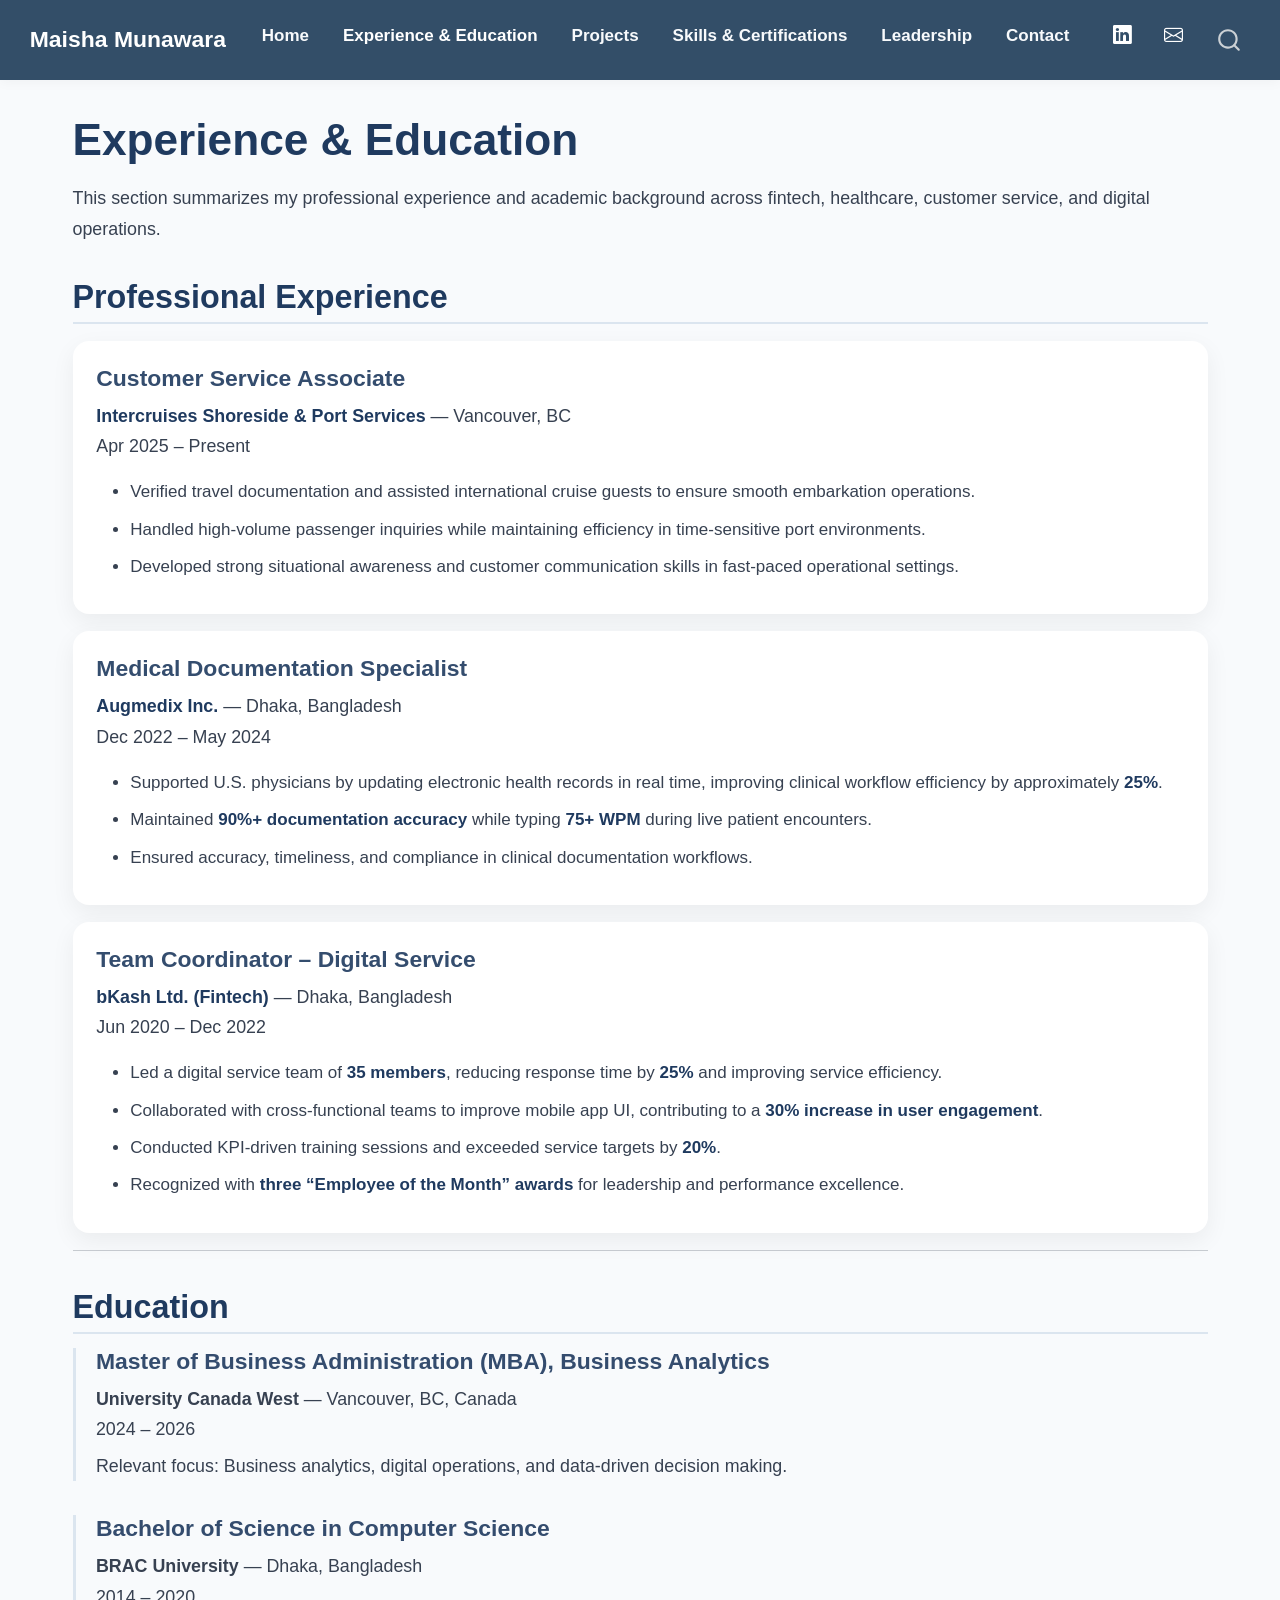
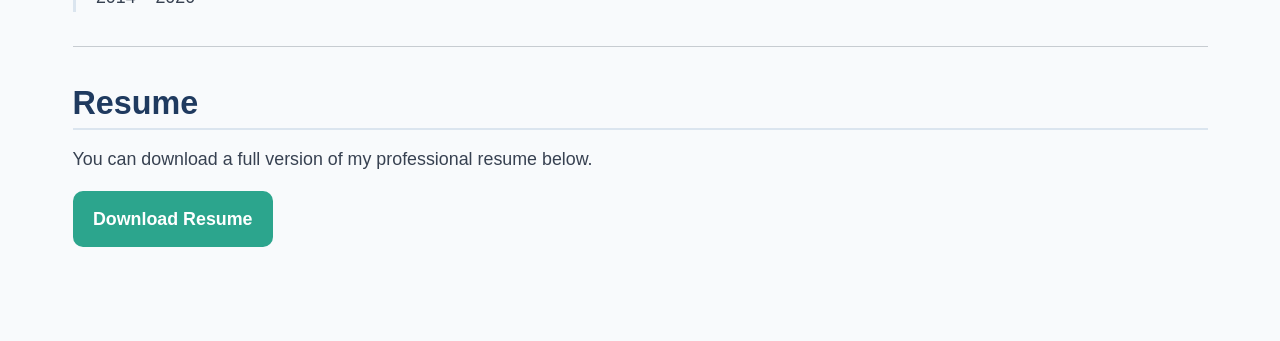
<file: docs/resume.html>
<!DOCTYPE html>
<html xmlns="http://www.w3.org/1999/xhtml" lang="en" xml:lang="en"><head>

<meta charset="utf-8">
<meta name="generator" content="quarto-1.8.26">

<meta name="viewport" content="width=device-width, initial-scale=1.0, user-scalable=yes">


<title>Experience &amp; Education – Maisha Munawara</title>
<style>
code{white-space: pre-wrap;}
span.smallcaps{font-variant: small-caps;}
div.columns{display: flex; gap: min(4vw, 1.5em);}
div.column{flex: auto; overflow-x: auto;}
div.hanging-indent{margin-left: 1.5em; text-indent: -1.5em;}
ul.task-list{list-style: none;}
ul.task-list li input[type="checkbox"] {
  width: 0.8em;
  margin: 0 0.8em 0.2em -1em; /* quarto-specific, see https://github.com/quarto-dev/quarto-cli/issues/4556 */ 
  vertical-align: middle;
}
</style>


<script src="site_libs/quarto-nav/quarto-nav.js"></script>
<script src="site_libs/quarto-nav/headroom.min.js"></script>
<script src="site_libs/clipboard/clipboard.min.js"></script>
<script src="site_libs/quarto-search/autocomplete.umd.js"></script>
<script src="site_libs/quarto-search/fuse.min.js"></script>
<script src="site_libs/quarto-search/quarto-search.js"></script>
<meta name="quarto:offset" content="./">
<script src="site_libs/quarto-html/quarto.js" type="module"></script>
<script src="site_libs/quarto-html/tabsets/tabsets.js" type="module"></script>
<script src="site_libs/quarto-html/axe/axe-check.js" type="module"></script>
<script src="site_libs/quarto-html/popper.min.js"></script>
<script src="site_libs/quarto-html/tippy.umd.min.js"></script>
<script src="site_libs/quarto-html/anchor.min.js"></script>
<link href="site_libs/quarto-html/tippy.css" rel="stylesheet">
<link href="site_libs/quarto-html/quarto-syntax-highlighting-587c61ba64f3a5504c4d52d930310e48.css" rel="stylesheet" id="quarto-text-highlighting-styles">
<script src="site_libs/bootstrap/bootstrap.min.js"></script>
<link href="site_libs/bootstrap/bootstrap-icons.css" rel="stylesheet">
<link href="site_libs/bootstrap/bootstrap-ffa9a6279353761231ec249df0a7fdd3.min.css" rel="stylesheet" append-hash="true" id="quarto-bootstrap" data-mode="light">
<script id="quarto-search-options" type="application/json">{
  "location": "navbar",
  "copy-button": false,
  "collapse-after": 3,
  "panel-placement": "end",
  "type": "overlay",
  "limit": 50,
  "keyboard-shortcut": [
    "f",
    "/",
    "s"
  ],
  "show-item-context": false,
  "language": {
    "search-no-results-text": "No results",
    "search-matching-documents-text": "matching documents",
    "search-copy-link-title": "Copy link to search",
    "search-hide-matches-text": "Hide additional matches",
    "search-more-match-text": "more match in this document",
    "search-more-matches-text": "more matches in this document",
    "search-clear-button-title": "Clear",
    "search-text-placeholder": "",
    "search-detached-cancel-button-title": "Cancel",
    "search-submit-button-title": "Submit",
    "search-label": "Search"
  }
}</script>


<link rel="stylesheet" href="styles.css">
</head>

<body class="nav-fixed quarto-light">

<div id="quarto-search-results"></div>
  <header id="quarto-header" class="headroom fixed-top">
    <nav class="navbar navbar-expand-lg " data-bs-theme="dark">
      <div class="navbar-container container-fluid">
      <div class="navbar-brand-container mx-auto">
    <a class="navbar-brand" href="./index.html">
    <span class="navbar-title">Maisha Munawara</span>
    </a>
  </div>
            <div id="quarto-search" class="" title="Search"></div>
          <button class="navbar-toggler" type="button" data-bs-toggle="collapse" data-bs-target="#navbarCollapse" aria-controls="navbarCollapse" role="menu" aria-expanded="false" aria-label="Toggle navigation" onclick="if (window.quartoToggleHeadroom) { window.quartoToggleHeadroom(); }">
  <span class="navbar-toggler-icon"></span>
</button>
          <div class="collapse navbar-collapse" id="navbarCollapse">
            <ul class="navbar-nav navbar-nav-scroll me-auto">
  <li class="nav-item">
    <a class="nav-link" href="./index.html"> 
<span class="menu-text">Home</span></a>
  </li>  
  <li class="nav-item">
    <a class="nav-link active" href="./resume.html" aria-current="page"> 
<span class="menu-text">Experience &amp; Education</span></a>
  </li>  
  <li class="nav-item">
    <a class="nav-link" href="./projects.html"> 
<span class="menu-text">Projects</span></a>
  </li>  
  <li class="nav-item">
    <a class="nav-link" href="./skills.html"> 
<span class="menu-text">Skills &amp; Certifications</span></a>
  </li>  
  <li class="nav-item">
    <a class="nav-link" href="./leadership.html"> 
<span class="menu-text">Leadership</span></a>
  </li>  
  <li class="nav-item">
    <a class="nav-link" href="./contact.html"> 
<span class="menu-text">Contact</span></a>
  </li>  
</ul>
            <ul class="navbar-nav navbar-nav-scroll ms-auto">
  <li class="nav-item compact">
    <a class="nav-link" href="https://www.linkedin.com/in/maisha-munawara-597517b1"> <i class="bi bi-linkedin" role="img">
</i> 
<span class="menu-text"></span></a>
  </li>  
  <li class="nav-item compact">
    <a class="nav-link" href="mailto:maishamunawarahridy@gmail.com"> <i class="bi bi-envelope" role="img">
</i> 
<span class="menu-text"></span></a>
  </li>  
</ul>
          </div> <!-- /navcollapse -->
            <div class="quarto-navbar-tools">
</div>
      </div> <!-- /container-fluid -->
    </nav>
</header>
<!-- content -->
<div id="quarto-content" class="quarto-container page-columns page-rows-contents page-layout-full page-navbar">
<!-- sidebar -->
<!-- margin-sidebar -->
    
<!-- main -->
<main class="content column-page" id="quarto-document-content">

<header id="title-block-header" class="quarto-title-block default">
<div class="quarto-title">
<h1 class="title">Experience &amp; Education</h1>
</div>



<div class="quarto-title-meta column-page">

    
  
    
  </div>
  


</header>


<p>This section summarizes my professional experience and academic background across fintech, healthcare, customer service, and digital operations.</p>
<section id="professional-experience" class="level2">
<h2 class="anchored" data-anchor-id="professional-experience">Professional Experience</h2>
<section id="customer-service-associate" class="level3 card-box">
<h3 class="anchored" data-anchor-id="customer-service-associate">Customer Service Associate</h3>
<p><strong>Intercruises Shoreside &amp; Port Services</strong> — Vancouver, BC<br>
Apr 2025 – Present</p>
<ul>
<li>Verified travel documentation and assisted international cruise guests to ensure smooth embarkation operations.</li>
<li>Handled high-volume passenger inquiries while maintaining efficiency in time-sensitive port environments.</li>
<li>Developed strong situational awareness and customer communication skills in fast-paced operational settings.</li>
</ul>
</section>
<section id="medical-documentation-specialist" class="level3 card-box">
<h3 class="anchored" data-anchor-id="medical-documentation-specialist">Medical Documentation Specialist</h3>
<p><strong>Augmedix Inc.</strong> — Dhaka, Bangladesh<br>
Dec 2022 – May 2024</p>
<ul>
<li>Supported U.S. physicians by updating electronic health records in real time, improving clinical workflow efficiency by approximately <strong>25%</strong>.</li>
<li>Maintained <strong>90%+ documentation accuracy</strong> while typing <strong>75+ WPM</strong> during live patient encounters.</li>
<li>Ensured accuracy, timeliness, and compliance in clinical documentation workflows.</li>
</ul>
</section>
<section id="team-coordinator-digital-service" class="level3 card-box">
<h3 class="anchored" data-anchor-id="team-coordinator-digital-service">Team Coordinator – Digital Service</h3>
<p><strong>bKash Ltd.&nbsp;(Fintech)</strong> — Dhaka, Bangladesh<br>
Jun 2020 – Dec 2022</p>
<ul>
<li>Led a digital service team of <strong>35 members</strong>, reducing response time by <strong>25%</strong> and improving service efficiency.</li>
<li>Collaborated with cross-functional teams to improve mobile app UI, contributing to a <strong>30% increase in user engagement</strong>.</li>
<li>Conducted KPI-driven training sessions and exceeded service targets by <strong>20%</strong>.</li>
<li>Recognized with <strong>three “Employee of the Month” awards</strong> for leadership and performance excellence.</li>
</ul>
</section>
<hr>
</section>
<section id="education" class="level2">
<h2 class="anchored" data-anchor-id="education">Education</h2>
<section id="master-of-business-administration-mba-business-analytics" class="level3 edu-item">
<h3 class="anchored" data-anchor-id="master-of-business-administration-mba-business-analytics">Master of Business Administration (MBA), Business Analytics</h3>
<p><strong>University Canada West</strong> — Vancouver, BC, Canada<br>
2024 – 2026</p>
<p>Relevant focus: Business analytics, digital operations, and data-driven decision making.</p>
</section>
<section id="bachelor-of-science-in-computer-science" class="level3 edu-item">
<h3 class="anchored" data-anchor-id="bachelor-of-science-in-computer-science">Bachelor of Science in Computer Science</h3>
<p><strong>BRAC University</strong> — Dhaka, Bangladesh<br>
2014 – 2020</p>
</section>
<hr>
</section>
<section id="resume" class="level2">
<h2 class="anchored" data-anchor-id="resume">Resume</h2>
<p>You can download a full version of my professional resume below.</p>
<p><a href="maisha_resume.pdf" class="btn-primary">Download Resume</a></p>


</section>

</main> <!-- /main -->
<script id="quarto-html-after-body" type="application/javascript">
  window.document.addEventListener("DOMContentLoaded", function (event) {
    const icon = "";
    const anchorJS = new window.AnchorJS();
    anchorJS.options = {
      placement: 'right',
      icon: icon
    };
    anchorJS.add('.anchored');
    const isCodeAnnotation = (el) => {
      for (const clz of el.classList) {
        if (clz.startsWith('code-annotation-')) {                     
          return true;
        }
      }
      return false;
    }
    const onCopySuccess = function(e) {
      // button target
      const button = e.trigger;
      // don't keep focus
      button.blur();
      // flash "checked"
      button.classList.add('code-copy-button-checked');
      var currentTitle = button.getAttribute("title");
      button.setAttribute("title", "Copied!");
      let tooltip;
      if (window.bootstrap) {
        button.setAttribute("data-bs-toggle", "tooltip");
        button.setAttribute("data-bs-placement", "left");
        button.setAttribute("data-bs-title", "Copied!");
        tooltip = new bootstrap.Tooltip(button, 
          { trigger: "manual", 
            customClass: "code-copy-button-tooltip",
            offset: [0, -8]});
        tooltip.show();    
      }
      setTimeout(function() {
        if (tooltip) {
          tooltip.hide();
          button.removeAttribute("data-bs-title");
          button.removeAttribute("data-bs-toggle");
          button.removeAttribute("data-bs-placement");
        }
        button.setAttribute("title", currentTitle);
        button.classList.remove('code-copy-button-checked');
      }, 1000);
      // clear code selection
      e.clearSelection();
    }
    const getTextToCopy = function(trigger) {
      const outerScaffold = trigger.parentElement.cloneNode(true);
      const codeEl = outerScaffold.querySelector('code');
      for (const childEl of codeEl.children) {
        if (isCodeAnnotation(childEl)) {
          childEl.remove();
        }
      }
      return codeEl.innerText;
    }
    const clipboard = new window.ClipboardJS('.code-copy-button:not([data-in-quarto-modal])', {
      text: getTextToCopy
    });
    clipboard.on('success', onCopySuccess);
    if (window.document.getElementById('quarto-embedded-source-code-modal')) {
      const clipboardModal = new window.ClipboardJS('.code-copy-button[data-in-quarto-modal]', {
        text: getTextToCopy,
        container: window.document.getElementById('quarto-embedded-source-code-modal')
      });
      clipboardModal.on('success', onCopySuccess);
    }
      var localhostRegex = new RegExp(/^(?:http|https):\/\/localhost\:?[0-9]*\//);
      var mailtoRegex = new RegExp(/^mailto:/);
        var filterRegex = new RegExp('/' + window.location.host + '/');
      var isInternal = (href) => {
          return filterRegex.test(href) || localhostRegex.test(href) || mailtoRegex.test(href);
      }
      // Inspect non-navigation links and adorn them if external
     var links = window.document.querySelectorAll('a[href]:not(.nav-link):not(.navbar-brand):not(.toc-action):not(.sidebar-link):not(.sidebar-item-toggle):not(.pagination-link):not(.no-external):not([aria-hidden]):not(.dropdown-item):not(.quarto-navigation-tool):not(.about-link)');
      for (var i=0; i<links.length; i++) {
        const link = links[i];
        if (!isInternal(link.href)) {
          // undo the damage that might have been done by quarto-nav.js in the case of
          // links that we want to consider external
          if (link.dataset.originalHref !== undefined) {
            link.href = link.dataset.originalHref;
          }
        }
      }
    function tippyHover(el, contentFn, onTriggerFn, onUntriggerFn) {
      const config = {
        allowHTML: true,
        maxWidth: 500,
        delay: 100,
        arrow: false,
        appendTo: function(el) {
            return el.parentElement;
        },
        interactive: true,
        interactiveBorder: 10,
        theme: 'quarto',
        placement: 'bottom-start',
      };
      if (contentFn) {
        config.content = contentFn;
      }
      if (onTriggerFn) {
        config.onTrigger = onTriggerFn;
      }
      if (onUntriggerFn) {
        config.onUntrigger = onUntriggerFn;
      }
      window.tippy(el, config); 
    }
    const noterefs = window.document.querySelectorAll('a[role="doc-noteref"]');
    for (var i=0; i<noterefs.length; i++) {
      const ref = noterefs[i];
      tippyHover(ref, function() {
        // use id or data attribute instead here
        let href = ref.getAttribute('data-footnote-href') || ref.getAttribute('href');
        try { href = new URL(href).hash; } catch {}
        const id = href.replace(/^#\/?/, "");
        const note = window.document.getElementById(id);
        if (note) {
          return note.innerHTML;
        } else {
          return "";
        }
      });
    }
    const xrefs = window.document.querySelectorAll('a.quarto-xref');
    const processXRef = (id, note) => {
      // Strip column container classes
      const stripColumnClz = (el) => {
        el.classList.remove("page-full", "page-columns");
        if (el.children) {
          for (const child of el.children) {
            stripColumnClz(child);
          }
        }
      }
      stripColumnClz(note)
      if (id === null || id.startsWith('sec-')) {
        // Special case sections, only their first couple elements
        const container = document.createElement("div");
        if (note.children && note.children.length > 2) {
          container.appendChild(note.children[0].cloneNode(true));
          for (let i = 1; i < note.children.length; i++) {
            const child = note.children[i];
            if (child.tagName === "P" && child.innerText === "") {
              continue;
            } else {
              container.appendChild(child.cloneNode(true));
              break;
            }
          }
          if (window.Quarto?.typesetMath) {
            window.Quarto.typesetMath(container);
          }
          return container.innerHTML
        } else {
          if (window.Quarto?.typesetMath) {
            window.Quarto.typesetMath(note);
          }
          return note.innerHTML;
        }
      } else {
        // Remove any anchor links if they are present
        const anchorLink = note.querySelector('a.anchorjs-link');
        if (anchorLink) {
          anchorLink.remove();
        }
        if (window.Quarto?.typesetMath) {
          window.Quarto.typesetMath(note);
        }
        if (note.classList.contains("callout")) {
          return note.outerHTML;
        } else {
          return note.innerHTML;
        }
      }
    }
    for (var i=0; i<xrefs.length; i++) {
      const xref = xrefs[i];
      tippyHover(xref, undefined, function(instance) {
        instance.disable();
        let url = xref.getAttribute('href');
        let hash = undefined; 
        if (url.startsWith('#')) {
          hash = url;
        } else {
          try { hash = new URL(url).hash; } catch {}
        }
        if (hash) {
          const id = hash.replace(/^#\/?/, "");
          const note = window.document.getElementById(id);
          if (note !== null) {
            try {
              const html = processXRef(id, note.cloneNode(true));
              instance.setContent(html);
            } finally {
              instance.enable();
              instance.show();
            }
          } else {
            // See if we can fetch this
            fetch(url.split('#')[0])
            .then(res => res.text())
            .then(html => {
              const parser = new DOMParser();
              const htmlDoc = parser.parseFromString(html, "text/html");
              const note = htmlDoc.getElementById(id);
              if (note !== null) {
                const html = processXRef(id, note);
                instance.setContent(html);
              } 
            }).finally(() => {
              instance.enable();
              instance.show();
            });
          }
        } else {
          // See if we can fetch a full url (with no hash to target)
          // This is a special case and we should probably do some content thinning / targeting
          fetch(url)
          .then(res => res.text())
          .then(html => {
            const parser = new DOMParser();
            const htmlDoc = parser.parseFromString(html, "text/html");
            const note = htmlDoc.querySelector('main.content');
            if (note !== null) {
              // This should only happen for chapter cross references
              // (since there is no id in the URL)
              // remove the first header
              if (note.children.length > 0 && note.children[0].tagName === "HEADER") {
                note.children[0].remove();
              }
              const html = processXRef(null, note);
              instance.setContent(html);
            } 
          }).finally(() => {
            instance.enable();
            instance.show();
          });
        }
      }, function(instance) {
      });
    }
        let selectedAnnoteEl;
        const selectorForAnnotation = ( cell, annotation) => {
          let cellAttr = 'data-code-cell="' + cell + '"';
          let lineAttr = 'data-code-annotation="' +  annotation + '"';
          const selector = 'span[' + cellAttr + '][' + lineAttr + ']';
          return selector;
        }
        const selectCodeLines = (annoteEl) => {
          const doc = window.document;
          const targetCell = annoteEl.getAttribute("data-target-cell");
          const targetAnnotation = annoteEl.getAttribute("data-target-annotation");
          const annoteSpan = window.document.querySelector(selectorForAnnotation(targetCell, targetAnnotation));
          const lines = annoteSpan.getAttribute("data-code-lines").split(",");
          const lineIds = lines.map((line) => {
            return targetCell + "-" + line;
          })
          let top = null;
          let height = null;
          let parent = null;
          if (lineIds.length > 0) {
              //compute the position of the single el (top and bottom and make a div)
              const el = window.document.getElementById(lineIds[0]);
              top = el.offsetTop;
              height = el.offsetHeight;
              parent = el.parentElement.parentElement;
            if (lineIds.length > 1) {
              const lastEl = window.document.getElementById(lineIds[lineIds.length - 1]);
              const bottom = lastEl.offsetTop + lastEl.offsetHeight;
              height = bottom - top;
            }
            if (top !== null && height !== null && parent !== null) {
              // cook up a div (if necessary) and position it 
              let div = window.document.getElementById("code-annotation-line-highlight");
              if (div === null) {
                div = window.document.createElement("div");
                div.setAttribute("id", "code-annotation-line-highlight");
                div.style.position = 'absolute';
                parent.appendChild(div);
              }
              div.style.top = top - 2 + "px";
              div.style.height = height + 4 + "px";
              div.style.left = 0;
              let gutterDiv = window.document.getElementById("code-annotation-line-highlight-gutter");
              if (gutterDiv === null) {
                gutterDiv = window.document.createElement("div");
                gutterDiv.setAttribute("id", "code-annotation-line-highlight-gutter");
                gutterDiv.style.position = 'absolute';
                const codeCell = window.document.getElementById(targetCell);
                const gutter = codeCell.querySelector('.code-annotation-gutter');
                gutter.appendChild(gutterDiv);
              }
              gutterDiv.style.top = top - 2 + "px";
              gutterDiv.style.height = height + 4 + "px";
            }
            selectedAnnoteEl = annoteEl;
          }
        };
        const unselectCodeLines = () => {
          const elementsIds = ["code-annotation-line-highlight", "code-annotation-line-highlight-gutter"];
          elementsIds.forEach((elId) => {
            const div = window.document.getElementById(elId);
            if (div) {
              div.remove();
            }
          });
          selectedAnnoteEl = undefined;
        };
          // Handle positioning of the toggle
      window.addEventListener(
        "resize",
        throttle(() => {
          elRect = undefined;
          if (selectedAnnoteEl) {
            selectCodeLines(selectedAnnoteEl);
          }
        }, 10)
      );
      function throttle(fn, ms) {
      let throttle = false;
      let timer;
        return (...args) => {
          if(!throttle) { // first call gets through
              fn.apply(this, args);
              throttle = true;
          } else { // all the others get throttled
              if(timer) clearTimeout(timer); // cancel #2
              timer = setTimeout(() => {
                fn.apply(this, args);
                timer = throttle = false;
              }, ms);
          }
        };
      }
        // Attach click handler to the DT
        const annoteDls = window.document.querySelectorAll('dt[data-target-cell]');
        for (const annoteDlNode of annoteDls) {
          annoteDlNode.addEventListener('click', (event) => {
            const clickedEl = event.target;
            if (clickedEl !== selectedAnnoteEl) {
              unselectCodeLines();
              const activeEl = window.document.querySelector('dt[data-target-cell].code-annotation-active');
              if (activeEl) {
                activeEl.classList.remove('code-annotation-active');
              }
              selectCodeLines(clickedEl);
              clickedEl.classList.add('code-annotation-active');
            } else {
              // Unselect the line
              unselectCodeLines();
              clickedEl.classList.remove('code-annotation-active');
            }
          });
        }
    const findCites = (el) => {
      const parentEl = el.parentElement;
      if (parentEl) {
        const cites = parentEl.dataset.cites;
        if (cites) {
          return {
            el,
            cites: cites.split(' ')
          };
        } else {
          return findCites(el.parentElement)
        }
      } else {
        return undefined;
      }
    };
    var bibliorefs = window.document.querySelectorAll('a[role="doc-biblioref"]');
    for (var i=0; i<bibliorefs.length; i++) {
      const ref = bibliorefs[i];
      const citeInfo = findCites(ref);
      if (citeInfo) {
        tippyHover(citeInfo.el, function() {
          var popup = window.document.createElement('div');
          citeInfo.cites.forEach(function(cite) {
            var citeDiv = window.document.createElement('div');
            citeDiv.classList.add('hanging-indent');
            citeDiv.classList.add('csl-entry');
            var biblioDiv = window.document.getElementById('ref-' + cite);
            if (biblioDiv) {
              citeDiv.innerHTML = biblioDiv.innerHTML;
            }
            popup.appendChild(citeDiv);
          });
          return popup.innerHTML;
        });
      }
    }
  });
  </script>
</div> <!-- /content -->




</body></html>
</file>
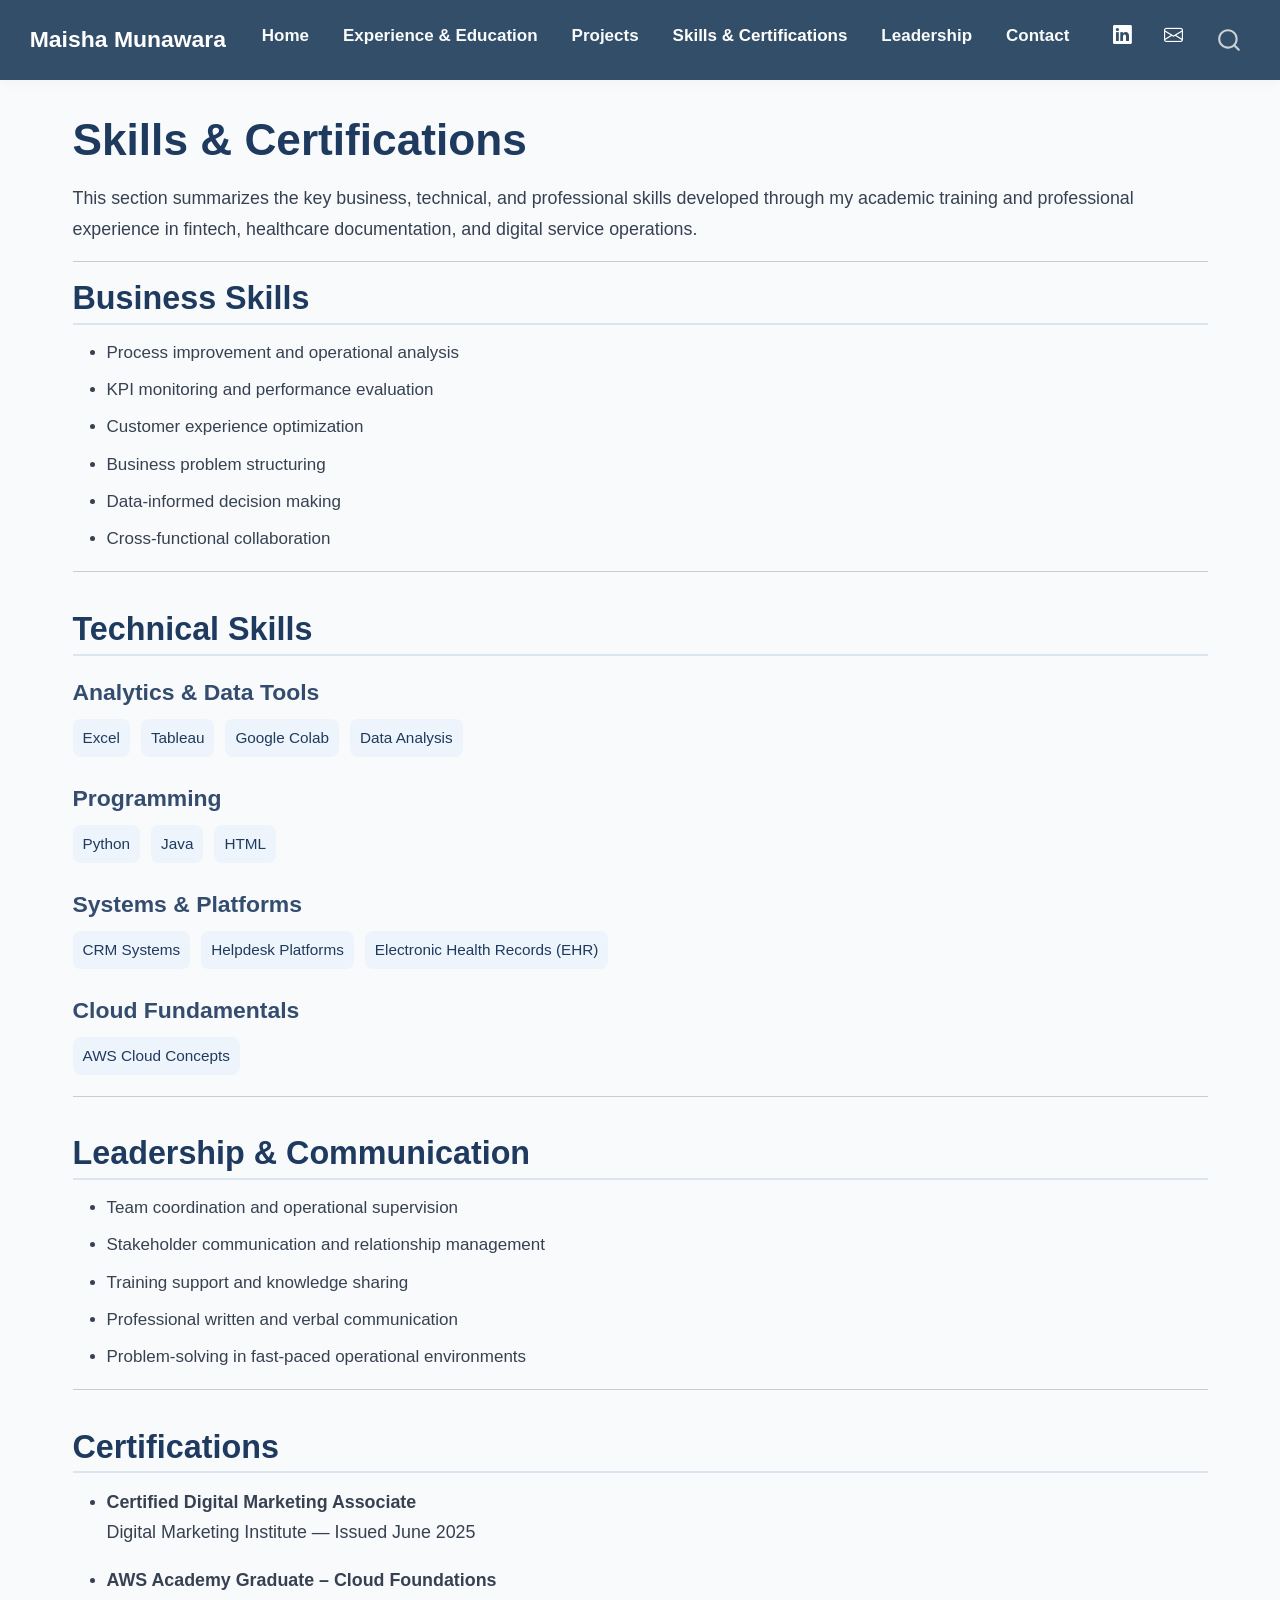
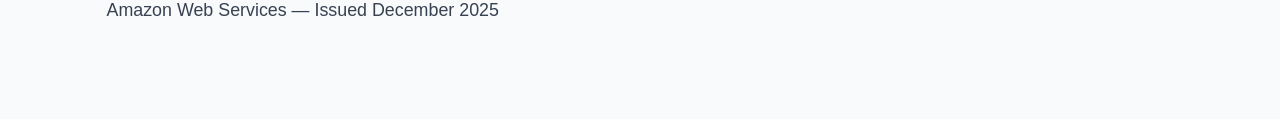
<file: docs/skills.html>
<!DOCTYPE html>
<html xmlns="http://www.w3.org/1999/xhtml" lang="en" xml:lang="en"><head>

<meta charset="utf-8">
<meta name="generator" content="quarto-1.8.26">

<meta name="viewport" content="width=device-width, initial-scale=1.0, user-scalable=yes">


<title>Skills &amp; Certifications – Maisha Munawara</title>
<style>
code{white-space: pre-wrap;}
span.smallcaps{font-variant: small-caps;}
div.columns{display: flex; gap: min(4vw, 1.5em);}
div.column{flex: auto; overflow-x: auto;}
div.hanging-indent{margin-left: 1.5em; text-indent: -1.5em;}
ul.task-list{list-style: none;}
ul.task-list li input[type="checkbox"] {
  width: 0.8em;
  margin: 0 0.8em 0.2em -1em; /* quarto-specific, see https://github.com/quarto-dev/quarto-cli/issues/4556 */ 
  vertical-align: middle;
}
</style>


<script src="site_libs/quarto-nav/quarto-nav.js"></script>
<script src="site_libs/quarto-nav/headroom.min.js"></script>
<script src="site_libs/clipboard/clipboard.min.js"></script>
<script src="site_libs/quarto-search/autocomplete.umd.js"></script>
<script src="site_libs/quarto-search/fuse.min.js"></script>
<script src="site_libs/quarto-search/quarto-search.js"></script>
<meta name="quarto:offset" content="./">
<script src="site_libs/quarto-html/quarto.js" type="module"></script>
<script src="site_libs/quarto-html/tabsets/tabsets.js" type="module"></script>
<script src="site_libs/quarto-html/axe/axe-check.js" type="module"></script>
<script src="site_libs/quarto-html/popper.min.js"></script>
<script src="site_libs/quarto-html/tippy.umd.min.js"></script>
<script src="site_libs/quarto-html/anchor.min.js"></script>
<link href="site_libs/quarto-html/tippy.css" rel="stylesheet">
<link href="site_libs/quarto-html/quarto-syntax-highlighting-587c61ba64f3a5504c4d52d930310e48.css" rel="stylesheet" id="quarto-text-highlighting-styles">
<script src="site_libs/bootstrap/bootstrap.min.js"></script>
<link href="site_libs/bootstrap/bootstrap-icons.css" rel="stylesheet">
<link href="site_libs/bootstrap/bootstrap-ffa9a6279353761231ec249df0a7fdd3.min.css" rel="stylesheet" append-hash="true" id="quarto-bootstrap" data-mode="light">
<script id="quarto-search-options" type="application/json">{
  "location": "navbar",
  "copy-button": false,
  "collapse-after": 3,
  "panel-placement": "end",
  "type": "overlay",
  "limit": 50,
  "keyboard-shortcut": [
    "f",
    "/",
    "s"
  ],
  "show-item-context": false,
  "language": {
    "search-no-results-text": "No results",
    "search-matching-documents-text": "matching documents",
    "search-copy-link-title": "Copy link to search",
    "search-hide-matches-text": "Hide additional matches",
    "search-more-match-text": "more match in this document",
    "search-more-matches-text": "more matches in this document",
    "search-clear-button-title": "Clear",
    "search-text-placeholder": "",
    "search-detached-cancel-button-title": "Cancel",
    "search-submit-button-title": "Submit",
    "search-label": "Search"
  }
}</script>


<link rel="stylesheet" href="styles.css">
</head>

<body class="nav-fixed quarto-light">

<div id="quarto-search-results"></div>
  <header id="quarto-header" class="headroom fixed-top">
    <nav class="navbar navbar-expand-lg " data-bs-theme="dark">
      <div class="navbar-container container-fluid">
      <div class="navbar-brand-container mx-auto">
    <a class="navbar-brand" href="./index.html">
    <span class="navbar-title">Maisha Munawara</span>
    </a>
  </div>
            <div id="quarto-search" class="" title="Search"></div>
          <button class="navbar-toggler" type="button" data-bs-toggle="collapse" data-bs-target="#navbarCollapse" aria-controls="navbarCollapse" role="menu" aria-expanded="false" aria-label="Toggle navigation" onclick="if (window.quartoToggleHeadroom) { window.quartoToggleHeadroom(); }">
  <span class="navbar-toggler-icon"></span>
</button>
          <div class="collapse navbar-collapse" id="navbarCollapse">
            <ul class="navbar-nav navbar-nav-scroll me-auto">
  <li class="nav-item">
    <a class="nav-link" href="./index.html"> 
<span class="menu-text">Home</span></a>
  </li>  
  <li class="nav-item">
    <a class="nav-link" href="./resume.html"> 
<span class="menu-text">Experience &amp; Education</span></a>
  </li>  
  <li class="nav-item">
    <a class="nav-link" href="./projects.html"> 
<span class="menu-text">Projects</span></a>
  </li>  
  <li class="nav-item">
    <a class="nav-link active" href="./skills.html" aria-current="page"> 
<span class="menu-text">Skills &amp; Certifications</span></a>
  </li>  
  <li class="nav-item">
    <a class="nav-link" href="./leadership.html"> 
<span class="menu-text">Leadership</span></a>
  </li>  
  <li class="nav-item">
    <a class="nav-link" href="./contact.html"> 
<span class="menu-text">Contact</span></a>
  </li>  
</ul>
            <ul class="navbar-nav navbar-nav-scroll ms-auto">
  <li class="nav-item compact">
    <a class="nav-link" href="https://www.linkedin.com/in/maisha-munawara-597517b1"> <i class="bi bi-linkedin" role="img">
</i> 
<span class="menu-text"></span></a>
  </li>  
  <li class="nav-item compact">
    <a class="nav-link" href="mailto:maishamunawarahridy@gmail.com"> <i class="bi bi-envelope" role="img">
</i> 
<span class="menu-text"></span></a>
  </li>  
</ul>
          </div> <!-- /navcollapse -->
            <div class="quarto-navbar-tools">
</div>
      </div> <!-- /container-fluid -->
    </nav>
</header>
<!-- content -->
<div id="quarto-content" class="quarto-container page-columns page-rows-contents page-layout-full page-navbar">
<!-- sidebar -->
<!-- margin-sidebar -->
    
<!-- main -->
<main class="content column-page" id="quarto-document-content">

<header id="title-block-header" class="quarto-title-block default">
<div class="quarto-title">
<h1 class="title">Skills &amp; Certifications</h1>
</div>



<div class="quarto-title-meta column-page">

    
  
    
  </div>
  


</header>


<p>This section summarizes the key business, technical, and professional skills developed through my academic training and professional experience in fintech, healthcare documentation, and digital service operations.</p>
<hr>
<section id="business-skills" class="level2">
<h2 class="anchored" data-anchor-id="business-skills">Business Skills</h2>
<ul>
<li>Process improvement and operational analysis<br>
</li>
<li>KPI monitoring and performance evaluation<br>
</li>
<li>Customer experience optimization<br>
</li>
<li>Business problem structuring<br>
</li>
<li>Data-informed decision making<br>
</li>
<li>Cross-functional collaboration</li>
</ul>
<hr>
</section>
<section id="technical-skills" class="level2">
<h2 class="anchored" data-anchor-id="technical-skills">Technical Skills</h2>
<section id="analytics-data-tools" class="level3">
<h3 class="anchored" data-anchor-id="analytics-data-tools">Analytics &amp; Data Tools</h3>
<div class="skill-tags">
<p><span class="skill-tag">Excel</span> <span class="skill-tag">Tableau</span> <span class="skill-tag">Google Colab</span> <span class="skill-tag">Data Analysis</span></p>
</div>
</section>
<section id="programming" class="level3">
<h3 class="anchored" data-anchor-id="programming">Programming</h3>
<div class="skill-tags">
<p><span class="skill-tag">Python</span> <span class="skill-tag">Java</span> <span class="skill-tag">HTML</span></p>
</div>
</section>
<section id="systems-platforms" class="level3">
<h3 class="anchored" data-anchor-id="systems-platforms">Systems &amp; Platforms</h3>
<div class="skill-tags">
<p><span class="skill-tag">CRM Systems</span> <span class="skill-tag">Helpdesk Platforms</span> <span class="skill-tag">Electronic Health Records (EHR)</span></p>
</div>
</section>
<section id="cloud-fundamentals" class="level3">
<h3 class="anchored" data-anchor-id="cloud-fundamentals">Cloud Fundamentals</h3>
<div class="skill-tags">
<p><span class="skill-tag">AWS Cloud Concepts</span></p>
</div>
<hr>
</section>
</section>
<section id="leadership-communication" class="level2">
<h2 class="anchored" data-anchor-id="leadership-communication">Leadership &amp; Communication</h2>
<ul>
<li>Team coordination and operational supervision<br>
</li>
<li>Stakeholder communication and relationship management<br>
</li>
<li>Training support and knowledge sharing<br>
</li>
<li>Professional written and verbal communication<br>
</li>
<li>Problem-solving in fast-paced operational environments</li>
</ul>
<hr>
</section>
<section id="certifications" class="level2">
<h2 class="anchored" data-anchor-id="certifications">Certifications</h2>
<ul>
<li><p><strong>Certified Digital Marketing Associate</strong><br>
Digital Marketing Institute — Issued June 2025</p></li>
<li><p><strong>AWS Academy Graduate – Cloud Foundations</strong><br>
Amazon Web Services — Issued December 2025</p></li>
</ul>


</section>

</main> <!-- /main -->
<script id="quarto-html-after-body" type="application/javascript">
  window.document.addEventListener("DOMContentLoaded", function (event) {
    const icon = "";
    const anchorJS = new window.AnchorJS();
    anchorJS.options = {
      placement: 'right',
      icon: icon
    };
    anchorJS.add('.anchored');
    const isCodeAnnotation = (el) => {
      for (const clz of el.classList) {
        if (clz.startsWith('code-annotation-')) {                     
          return true;
        }
      }
      return false;
    }
    const onCopySuccess = function(e) {
      // button target
      const button = e.trigger;
      // don't keep focus
      button.blur();
      // flash "checked"
      button.classList.add('code-copy-button-checked');
      var currentTitle = button.getAttribute("title");
      button.setAttribute("title", "Copied!");
      let tooltip;
      if (window.bootstrap) {
        button.setAttribute("data-bs-toggle", "tooltip");
        button.setAttribute("data-bs-placement", "left");
        button.setAttribute("data-bs-title", "Copied!");
        tooltip = new bootstrap.Tooltip(button, 
          { trigger: "manual", 
            customClass: "code-copy-button-tooltip",
            offset: [0, -8]});
        tooltip.show();    
      }
      setTimeout(function() {
        if (tooltip) {
          tooltip.hide();
          button.removeAttribute("data-bs-title");
          button.removeAttribute("data-bs-toggle");
          button.removeAttribute("data-bs-placement");
        }
        button.setAttribute("title", currentTitle);
        button.classList.remove('code-copy-button-checked');
      }, 1000);
      // clear code selection
      e.clearSelection();
    }
    const getTextToCopy = function(trigger) {
      const outerScaffold = trigger.parentElement.cloneNode(true);
      const codeEl = outerScaffold.querySelector('code');
      for (const childEl of codeEl.children) {
        if (isCodeAnnotation(childEl)) {
          childEl.remove();
        }
      }
      return codeEl.innerText;
    }
    const clipboard = new window.ClipboardJS('.code-copy-button:not([data-in-quarto-modal])', {
      text: getTextToCopy
    });
    clipboard.on('success', onCopySuccess);
    if (window.document.getElementById('quarto-embedded-source-code-modal')) {
      const clipboardModal = new window.ClipboardJS('.code-copy-button[data-in-quarto-modal]', {
        text: getTextToCopy,
        container: window.document.getElementById('quarto-embedded-source-code-modal')
      });
      clipboardModal.on('success', onCopySuccess);
    }
      var localhostRegex = new RegExp(/^(?:http|https):\/\/localhost\:?[0-9]*\//);
      var mailtoRegex = new RegExp(/^mailto:/);
        var filterRegex = new RegExp('/' + window.location.host + '/');
      var isInternal = (href) => {
          return filterRegex.test(href) || localhostRegex.test(href) || mailtoRegex.test(href);
      }
      // Inspect non-navigation links and adorn them if external
     var links = window.document.querySelectorAll('a[href]:not(.nav-link):not(.navbar-brand):not(.toc-action):not(.sidebar-link):not(.sidebar-item-toggle):not(.pagination-link):not(.no-external):not([aria-hidden]):not(.dropdown-item):not(.quarto-navigation-tool):not(.about-link)');
      for (var i=0; i<links.length; i++) {
        const link = links[i];
        if (!isInternal(link.href)) {
          // undo the damage that might have been done by quarto-nav.js in the case of
          // links that we want to consider external
          if (link.dataset.originalHref !== undefined) {
            link.href = link.dataset.originalHref;
          }
        }
      }
    function tippyHover(el, contentFn, onTriggerFn, onUntriggerFn) {
      const config = {
        allowHTML: true,
        maxWidth: 500,
        delay: 100,
        arrow: false,
        appendTo: function(el) {
            return el.parentElement;
        },
        interactive: true,
        interactiveBorder: 10,
        theme: 'quarto',
        placement: 'bottom-start',
      };
      if (contentFn) {
        config.content = contentFn;
      }
      if (onTriggerFn) {
        config.onTrigger = onTriggerFn;
      }
      if (onUntriggerFn) {
        config.onUntrigger = onUntriggerFn;
      }
      window.tippy(el, config); 
    }
    const noterefs = window.document.querySelectorAll('a[role="doc-noteref"]');
    for (var i=0; i<noterefs.length; i++) {
      const ref = noterefs[i];
      tippyHover(ref, function() {
        // use id or data attribute instead here
        let href = ref.getAttribute('data-footnote-href') || ref.getAttribute('href');
        try { href = new URL(href).hash; } catch {}
        const id = href.replace(/^#\/?/, "");
        const note = window.document.getElementById(id);
        if (note) {
          return note.innerHTML;
        } else {
          return "";
        }
      });
    }
    const xrefs = window.document.querySelectorAll('a.quarto-xref');
    const processXRef = (id, note) => {
      // Strip column container classes
      const stripColumnClz = (el) => {
        el.classList.remove("page-full", "page-columns");
        if (el.children) {
          for (const child of el.children) {
            stripColumnClz(child);
          }
        }
      }
      stripColumnClz(note)
      if (id === null || id.startsWith('sec-')) {
        // Special case sections, only their first couple elements
        const container = document.createElement("div");
        if (note.children && note.children.length > 2) {
          container.appendChild(note.children[0].cloneNode(true));
          for (let i = 1; i < note.children.length; i++) {
            const child = note.children[i];
            if (child.tagName === "P" && child.innerText === "") {
              continue;
            } else {
              container.appendChild(child.cloneNode(true));
              break;
            }
          }
          if (window.Quarto?.typesetMath) {
            window.Quarto.typesetMath(container);
          }
          return container.innerHTML
        } else {
          if (window.Quarto?.typesetMath) {
            window.Quarto.typesetMath(note);
          }
          return note.innerHTML;
        }
      } else {
        // Remove any anchor links if they are present
        const anchorLink = note.querySelector('a.anchorjs-link');
        if (anchorLink) {
          anchorLink.remove();
        }
        if (window.Quarto?.typesetMath) {
          window.Quarto.typesetMath(note);
        }
        if (note.classList.contains("callout")) {
          return note.outerHTML;
        } else {
          return note.innerHTML;
        }
      }
    }
    for (var i=0; i<xrefs.length; i++) {
      const xref = xrefs[i];
      tippyHover(xref, undefined, function(instance) {
        instance.disable();
        let url = xref.getAttribute('href');
        let hash = undefined; 
        if (url.startsWith('#')) {
          hash = url;
        } else {
          try { hash = new URL(url).hash; } catch {}
        }
        if (hash) {
          const id = hash.replace(/^#\/?/, "");
          const note = window.document.getElementById(id);
          if (note !== null) {
            try {
              const html = processXRef(id, note.cloneNode(true));
              instance.setContent(html);
            } finally {
              instance.enable();
              instance.show();
            }
          } else {
            // See if we can fetch this
            fetch(url.split('#')[0])
            .then(res => res.text())
            .then(html => {
              const parser = new DOMParser();
              const htmlDoc = parser.parseFromString(html, "text/html");
              const note = htmlDoc.getElementById(id);
              if (note !== null) {
                const html = processXRef(id, note);
                instance.setContent(html);
              } 
            }).finally(() => {
              instance.enable();
              instance.show();
            });
          }
        } else {
          // See if we can fetch a full url (with no hash to target)
          // This is a special case and we should probably do some content thinning / targeting
          fetch(url)
          .then(res => res.text())
          .then(html => {
            const parser = new DOMParser();
            const htmlDoc = parser.parseFromString(html, "text/html");
            const note = htmlDoc.querySelector('main.content');
            if (note !== null) {
              // This should only happen for chapter cross references
              // (since there is no id in the URL)
              // remove the first header
              if (note.children.length > 0 && note.children[0].tagName === "HEADER") {
                note.children[0].remove();
              }
              const html = processXRef(null, note);
              instance.setContent(html);
            } 
          }).finally(() => {
            instance.enable();
            instance.show();
          });
        }
      }, function(instance) {
      });
    }
        let selectedAnnoteEl;
        const selectorForAnnotation = ( cell, annotation) => {
          let cellAttr = 'data-code-cell="' + cell + '"';
          let lineAttr = 'data-code-annotation="' +  annotation + '"';
          const selector = 'span[' + cellAttr + '][' + lineAttr + ']';
          return selector;
        }
        const selectCodeLines = (annoteEl) => {
          const doc = window.document;
          const targetCell = annoteEl.getAttribute("data-target-cell");
          const targetAnnotation = annoteEl.getAttribute("data-target-annotation");
          const annoteSpan = window.document.querySelector(selectorForAnnotation(targetCell, targetAnnotation));
          const lines = annoteSpan.getAttribute("data-code-lines").split(",");
          const lineIds = lines.map((line) => {
            return targetCell + "-" + line;
          })
          let top = null;
          let height = null;
          let parent = null;
          if (lineIds.length > 0) {
              //compute the position of the single el (top and bottom and make a div)
              const el = window.document.getElementById(lineIds[0]);
              top = el.offsetTop;
              height = el.offsetHeight;
              parent = el.parentElement.parentElement;
            if (lineIds.length > 1) {
              const lastEl = window.document.getElementById(lineIds[lineIds.length - 1]);
              const bottom = lastEl.offsetTop + lastEl.offsetHeight;
              height = bottom - top;
            }
            if (top !== null && height !== null && parent !== null) {
              // cook up a div (if necessary) and position it 
              let div = window.document.getElementById("code-annotation-line-highlight");
              if (div === null) {
                div = window.document.createElement("div");
                div.setAttribute("id", "code-annotation-line-highlight");
                div.style.position = 'absolute';
                parent.appendChild(div);
              }
              div.style.top = top - 2 + "px";
              div.style.height = height + 4 + "px";
              div.style.left = 0;
              let gutterDiv = window.document.getElementById("code-annotation-line-highlight-gutter");
              if (gutterDiv === null) {
                gutterDiv = window.document.createElement("div");
                gutterDiv.setAttribute("id", "code-annotation-line-highlight-gutter");
                gutterDiv.style.position = 'absolute';
                const codeCell = window.document.getElementById(targetCell);
                const gutter = codeCell.querySelector('.code-annotation-gutter');
                gutter.appendChild(gutterDiv);
              }
              gutterDiv.style.top = top - 2 + "px";
              gutterDiv.style.height = height + 4 + "px";
            }
            selectedAnnoteEl = annoteEl;
          }
        };
        const unselectCodeLines = () => {
          const elementsIds = ["code-annotation-line-highlight", "code-annotation-line-highlight-gutter"];
          elementsIds.forEach((elId) => {
            const div = window.document.getElementById(elId);
            if (div) {
              div.remove();
            }
          });
          selectedAnnoteEl = undefined;
        };
          // Handle positioning of the toggle
      window.addEventListener(
        "resize",
        throttle(() => {
          elRect = undefined;
          if (selectedAnnoteEl) {
            selectCodeLines(selectedAnnoteEl);
          }
        }, 10)
      );
      function throttle(fn, ms) {
      let throttle = false;
      let timer;
        return (...args) => {
          if(!throttle) { // first call gets through
              fn.apply(this, args);
              throttle = true;
          } else { // all the others get throttled
              if(timer) clearTimeout(timer); // cancel #2
              timer = setTimeout(() => {
                fn.apply(this, args);
                timer = throttle = false;
              }, ms);
          }
        };
      }
        // Attach click handler to the DT
        const annoteDls = window.document.querySelectorAll('dt[data-target-cell]');
        for (const annoteDlNode of annoteDls) {
          annoteDlNode.addEventListener('click', (event) => {
            const clickedEl = event.target;
            if (clickedEl !== selectedAnnoteEl) {
              unselectCodeLines();
              const activeEl = window.document.querySelector('dt[data-target-cell].code-annotation-active');
              if (activeEl) {
                activeEl.classList.remove('code-annotation-active');
              }
              selectCodeLines(clickedEl);
              clickedEl.classList.add('code-annotation-active');
            } else {
              // Unselect the line
              unselectCodeLines();
              clickedEl.classList.remove('code-annotation-active');
            }
          });
        }
    const findCites = (el) => {
      const parentEl = el.parentElement;
      if (parentEl) {
        const cites = parentEl.dataset.cites;
        if (cites) {
          return {
            el,
            cites: cites.split(' ')
          };
        } else {
          return findCites(el.parentElement)
        }
      } else {
        return undefined;
      }
    };
    var bibliorefs = window.document.querySelectorAll('a[role="doc-biblioref"]');
    for (var i=0; i<bibliorefs.length; i++) {
      const ref = bibliorefs[i];
      const citeInfo = findCites(ref);
      if (citeInfo) {
        tippyHover(citeInfo.el, function() {
          var popup = window.document.createElement('div');
          citeInfo.cites.forEach(function(cite) {
            var citeDiv = window.document.createElement('div');
            citeDiv.classList.add('hanging-indent');
            citeDiv.classList.add('csl-entry');
            var biblioDiv = window.document.getElementById('ref-' + cite);
            if (biblioDiv) {
              citeDiv.innerHTML = biblioDiv.innerHTML;
            }
            popup.appendChild(citeDiv);
          });
          return popup.innerHTML;
        });
      }
    }
  });
  </script>
</div> <!-- /content -->




</body></html>
</file>
<file: docs/site_libs/quarto-html/tippy.css>
.tippy-box[data-animation=fade][data-state=hidden]{opacity:0}[data-tippy-root]{max-width:calc(100vw - 10px)}.tippy-box{position:relative;background-color:#333;color:#fff;border-radius:4px;font-size:14px;line-height:1.4;white-space:normal;outline:0;transition-property:transform,visibility,opacity}.tippy-box[data-placement^=top]>.tippy-arrow{bottom:0}.tippy-box[data-placement^=top]>.tippy-arrow:before{bottom:-7px;left:0;border-width:8px 8px 0;border-top-color:initial;transform-origin:center top}.tippy-box[data-placement^=bottom]>.tippy-arrow{top:0}.tippy-box[data-placement^=bottom]>.tippy-arrow:before{top:-7px;left:0;border-width:0 8px 8px;border-bottom-color:initial;transform-origin:center bottom}.tippy-box[data-placement^=left]>.tippy-arrow{right:0}.tippy-box[data-placement^=left]>.tippy-arrow:before{border-width:8px 0 8px 8px;border-left-color:initial;right:-7px;transform-origin:center left}.tippy-box[data-placement^=right]>.tippy-arrow{left:0}.tippy-box[data-placement^=right]>.tippy-arrow:before{left:-7px;border-width:8px 8px 8px 0;border-right-color:initial;transform-origin:center right}.tippy-box[data-inertia][data-state=visible]{transition-timing-function:cubic-bezier(.54,1.5,.38,1.11)}.tippy-arrow{width:16px;height:16px;color:#333}.tippy-arrow:before{content:"";position:absolute;border-color:transparent;border-style:solid}.tippy-content{position:relative;padding:5px 9px;z-index:1}
</file>
<file: docs/site_libs/quarto-html/quarto-syntax-highlighting-587c61ba64f3a5504c4d52d930310e48.css>
/* quarto syntax highlight colors */
:root {
  --quarto-hl-ot-color: #003B4F;
  --quarto-hl-at-color: #657422;
  --quarto-hl-ss-color: #20794D;
  --quarto-hl-an-color: #5E5E5E;
  --quarto-hl-fu-color: #4758AB;
  --quarto-hl-st-color: #20794D;
  --quarto-hl-cf-color: #003B4F;
  --quarto-hl-op-color: #5E5E5E;
  --quarto-hl-er-color: #AD0000;
  --quarto-hl-bn-color: #AD0000;
  --quarto-hl-al-color: #AD0000;
  --quarto-hl-va-color: #111111;
  --quarto-hl-bu-color: inherit;
  --quarto-hl-ex-color: inherit;
  --quarto-hl-pp-color: #AD0000;
  --quarto-hl-in-color: #5E5E5E;
  --quarto-hl-vs-color: #20794D;
  --quarto-hl-wa-color: #5E5E5E;
  --quarto-hl-do-color: #5E5E5E;
  --quarto-hl-im-color: #00769E;
  --quarto-hl-ch-color: #20794D;
  --quarto-hl-dt-color: #AD0000;
  --quarto-hl-fl-color: #AD0000;
  --quarto-hl-co-color: #5E5E5E;
  --quarto-hl-cv-color: #5E5E5E;
  --quarto-hl-cn-color: #8f5902;
  --quarto-hl-sc-color: #5E5E5E;
  --quarto-hl-dv-color: #AD0000;
  --quarto-hl-kw-color: #003B4F;
}

/* other quarto variables */
:root {
  --quarto-font-monospace: SFMono-Regular, Menlo, Monaco, Consolas, "Liberation Mono", "Courier New", monospace;
}

/* syntax highlight based on Pandoc's rules */
pre > code.sourceCode > span {
  color: #003B4F;
}

code.sourceCode > span {
  color: #003B4F;
}

div.sourceCode,
div.sourceCode pre.sourceCode {
  color: #003B4F;
}

/* Normal */
code span {
  color: #003B4F;
}

/* Alert */
code span.al {
  color: #AD0000;
  font-style: inherit;
}

/* Annotation */
code span.an {
  color: #5E5E5E;
  font-style: inherit;
}

/* Attribute */
code span.at {
  color: #657422;
  font-style: inherit;
}

/* BaseN */
code span.bn {
  color: #AD0000;
  font-style: inherit;
}

/* BuiltIn */
code span.bu {
  font-style: inherit;
}

/* ControlFlow */
code span.cf {
  color: #003B4F;
  font-weight: bold;
  font-style: inherit;
}

/* Char */
code span.ch {
  color: #20794D;
  font-style: inherit;
}

/* Constant */
code span.cn {
  color: #8f5902;
  font-style: inherit;
}

/* Comment */
code span.co {
  color: #5E5E5E;
  font-style: inherit;
}

/* CommentVar */
code span.cv {
  color: #5E5E5E;
  font-style: italic;
}

/* Documentation */
code span.do {
  color: #5E5E5E;
  font-style: italic;
}

/* DataType */
code span.dt {
  color: #AD0000;
  font-style: inherit;
}

/* DecVal */
code span.dv {
  color: #AD0000;
  font-style: inherit;
}

/* Error */
code span.er {
  color: #AD0000;
  font-style: inherit;
}

/* Extension */
code span.ex {
  font-style: inherit;
}

/* Float */
code span.fl {
  color: #AD0000;
  font-style: inherit;
}

/* Function */
code span.fu {
  color: #4758AB;
  font-style: inherit;
}

/* Import */
code span.im {
  color: #00769E;
  font-style: inherit;
}

/* Information */
code span.in {
  color: #5E5E5E;
  font-style: inherit;
}

/* Keyword */
code span.kw {
  color: #003B4F;
  font-weight: bold;
  font-style: inherit;
}

/* Operator */
code span.op {
  color: #5E5E5E;
  font-style: inherit;
}

/* Other */
code span.ot {
  color: #003B4F;
  font-style: inherit;
}

/* Preprocessor */
code span.pp {
  color: #AD0000;
  font-style: inherit;
}

/* SpecialChar */
code span.sc {
  color: #5E5E5E;
  font-style: inherit;
}

/* SpecialString */
code span.ss {
  color: #20794D;
  font-style: inherit;
}

/* String */
code span.st {
  color: #20794D;
  font-style: inherit;
}

/* Variable */
code span.va {
  color: #111111;
  font-style: inherit;
}

/* VerbatimString */
code span.vs {
  color: #20794D;
  font-style: inherit;
}

/* Warning */
code span.wa {
  color: #5E5E5E;
  font-style: italic;
}

.prevent-inlining {
  content: "</";
}

/*# sourceMappingURL=2dce1cc6c82594539e1579de68416b47.css.map */
</file>
<file: docs/styles.css>
/* Professional Color Palette */
:root {
  --primary-color: #1f3a5f;      /* deep navy for headings */
  --secondary-color: #374151;    /* dark gray for text */
  --accent-color: #2ca58d;       /* teal accent for links/buttons */
  --accent-hover: #1f7f6f;       /* darker teal for hover */
  --background-color: #f8fafc;   /* soft background */
  --border-color: #dbe5ef;       /* soft border */
  --hero-bg: #f5f8fc;            /* subtle hero background */
}

/* Global style */
body {
  font-family: "Segoe UI", Arial, sans-serif;
  background-color: var(--background-color);
  color: var(--secondary-color);
  line-height: 1.7;
}

/* Navbar */
.navbar {
  font-size: 1rem;
  font-weight: 500;
  box-shadow: 0 2px 12px rgba(0, 0, 0, 0.04);
  background-color: #334e68 !important;
  padding-top: 0.9rem;
  padding-bottom: 0.9rem;
}

/* Brand / site title */
.navbar-brand,
.navbar-dark .navbar-brand,
.navbar-brand:visited,
.navbar-brand:hover {
  font-weight: 700;
  font-size: 1.35rem;
  color: #ffffff !important;
  line-height: 1.2;
  margin-right: 1.5rem;
}

/* Navbar menu container */
.navbar-nav {
  align-items: center;
}

/* Navbar links */
.navbar-nav .nav-link,
.navbar-dark .navbar-nav .nav-link {
  color: #f8fafc !important;
  font-weight: 600;
  margin-right: 0.8rem;
  padding-top: 0.4rem;
  padding-bottom: 0.4rem;
  line-height: 1.4;
  text-align: center;
  vertical-align: middle;
}

/* Hover and active states */
.navbar-nav .nav-link:hover,
.navbar-nav .nav-link:focus,
.navbar-dark .navbar-nav .nav-link:hover,
.navbar-dark .navbar-nav .nav-link:focus {
  color: #d9f3ee !important;
}

.navbar-nav .nav-link.active,
.navbar-dark .navbar-nav .nav-link.active {
  color: #ffffff !important;
  font-weight: 700;
}

/* Navbar icons on right */
.navbar .bi,
.navbar .navbar-nav svg,
.navbar .nav-link i {
  color: #ffffff !important;
  vertical-align: middle;
}

/* Better spacing for long menu labels */
.navbar-nav > li,
.navbar-nav .nav-item {
  display: flex;
  align-items: center;
}

/* Mobile navbar */
@media (max-width: 991px) {
  .navbar-brand {
    font-size: 1.2rem;
  }

  .navbar-nav .nav-link {
    text-align: left;
    margin-right: 0;
    padding-top: 0.5rem;
    padding-bottom: 0.5rem;
  }
}

/* Main content area */
#quarto-content {
  padding-top: 0.2rem;
}

/* Headings */
h1 {
  font-size: 2.6rem;
  font-weight: 800;
  color: var(--primary-color);
  margin-bottom: 1rem;
}

h2 {
  font-size: 1.9rem;
  font-weight: 700;
  color: var(--primary-color);
  margin-top: 2.2rem;
  margin-bottom: 0.8rem;
  border-bottom: 2px solid var(--border-color);
  padding-bottom: 0.3rem;
}

h3 {
  font-size: 1.35rem;
  font-weight: 650;
  color: var(--primary-color);
  margin-top: 1.4rem;
  margin-bottom: 0.5rem;
}

/* Paragraphs */
p {
  font-size: 1.05rem;
  color: var(--secondary-color);
}

/* Links */
a {
  color: var(--accent-color);
  text-decoration: none;
}

a:hover {
  color: var(--accent-hover);
  text-decoration: underline;
}

/* Buttons */
.btn-primary,
.btn-secondary {
  display: inline-block;
  padding: 0.75rem 1.2rem;
  border-radius: 10px;
  font-weight: 600;
  text-decoration: none;
  margin-right: 0.6rem;
}

.btn-primary {
  background-color: var(--accent-color);
  color: white !important;
}

.btn-primary:hover {
  background-color: var(--accent-hover);
  text-decoration: none;
}

.btn-secondary {
  border: 1.5px solid var(--accent-color);
  color: var(--accent-color) !important;
  background-color: white;
}

.btn-secondary:hover {
  background-color: #eefaf7;
  text-decoration: none;
}

/* Cards / feature boxes */
.card-box {
  background: white;
  border-radius: 16px;
  padding: 1.4rem;
  margin: 1rem 0;
  box-shadow: 0 8px 24px rgba(0, 0, 0, 0.06);
  transition: transform 0.15s ease, box-shadow 0.15s ease;
}

/* Highlight section */
.hero-box {
  background: linear-gradient(135deg, #f2f7fb 0%, var(--background-color) 100%);
  border-radius: 24px;
  padding: 3rem 2rem;
  margin-bottom: 2rem;
}

/* Lists */
ul li, ol li {
  margin-bottom: 0.5rem;
  color: var(--secondary-color);
}

/* Images */
img {
  border-radius: 16px;
  max-width: 100%;
}

/* Contact links */
.contact-links a {
  display: inline-block;
  margin-right: 1rem;
  font-weight: 600;
}

/* Mobile spacing */
@media (max-width: 768px) {
  h1 {
    font-size: 2rem;
  }

  h2 {
    font-size: 1.5rem;
  }

  .hero-box {
    background: var(--hero-bg);
    padding: 2rem;
    border-radius: 14px;
    margin-bottom: 2rem;
  }
}

/* Contact card improvements */
.card-box p,
.card-box a {
  font-size: 1.05rem;
}

.card-box strong {
  color: var(--primary-color);
}

/* Experience & Education page improvements */
.card-box h3 {
  margin-top: 0;
  color: var(--primary-color);
}

.card-box:hover {
  transform: translateY(-3px);
  box-shadow: 0 12px 28px rgba(0, 0, 0, 0.08);
}

.card-box p:last-child,
.card-box ul:last-child {
  margin-bottom: 0;
}
/* Education timeline style */
.edu-item {
  border-left: 3px solid var(--border-color);
  padding-left: 1.2rem;
  margin-bottom: 2rem;
}

.edu-item h3 {
  margin-top: 0;
  margin-bottom: 0.5rem;
}

.edu-item p {
  margin-bottom: 0.4rem;
}
/* Skill badges */
.skill-tags {
  margin-top: 0.5rem;
}

.skill-tag {
  display: inline-block;
  background-color: #eef4fb;
  color: var(--primary-color);
  padding: 6px 10px;
  margin: 4px 6px 4px 0;
  border-radius: 8px;
  font-size: 0.9rem;
  font-weight: 500;
}
.card-box {
  height: 100%;
}
/* Profile photo styling */
.profile-photo {
  width: 190px;
  border-radius: 50%;
  display: inline-block;
  box-shadow: 0 8px 20px rgba(0, 0, 0, 0.12);
}
</file>
